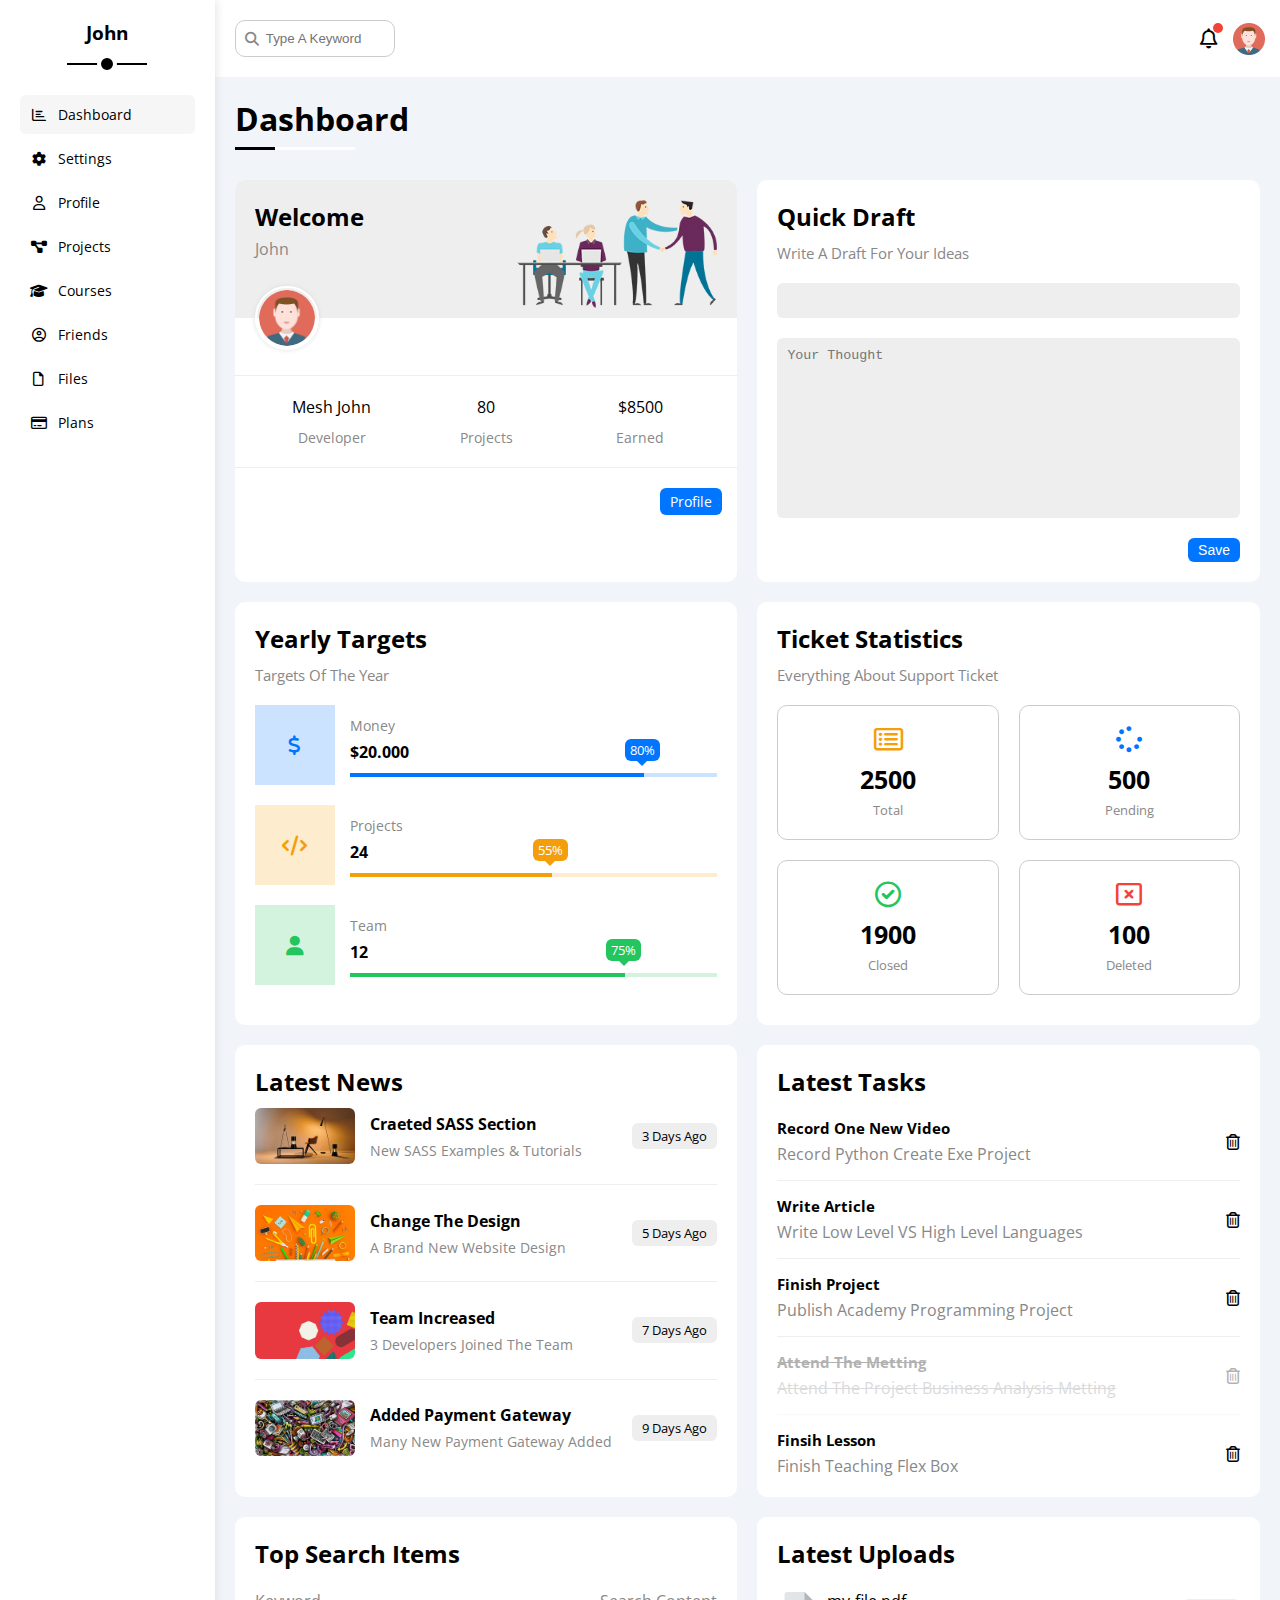
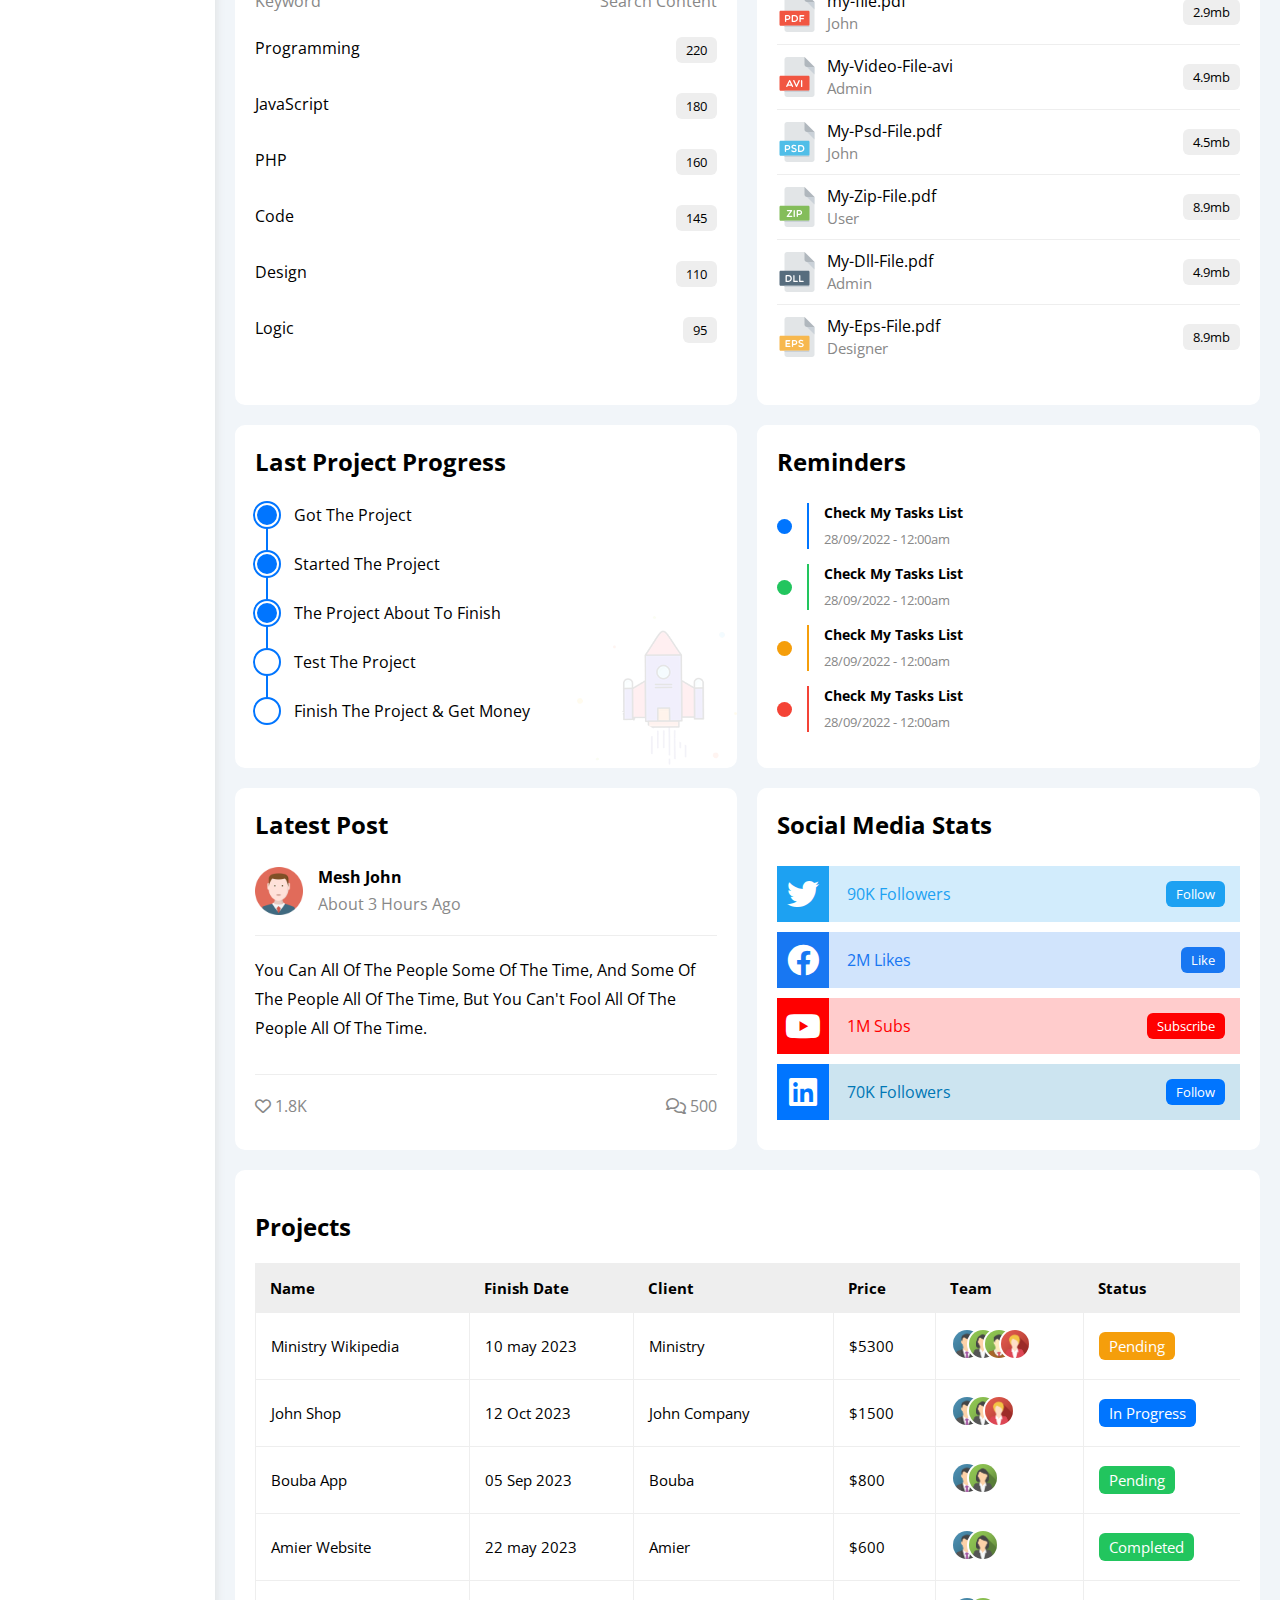
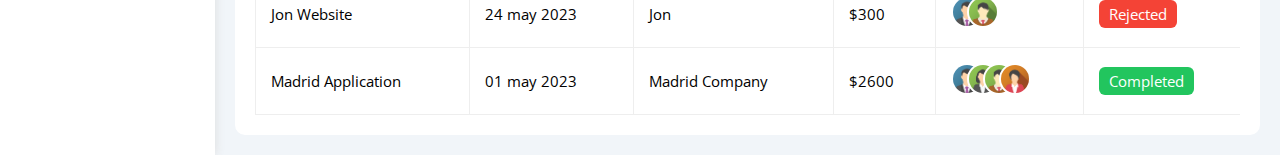
<file: index.html>
<!DOCTYPE html>
<html lang="en">
   <head>
      <meta charset="UTF-8">
      <meta http-equiv="X-UA-Compatible" content="IE=edge">
      <meta name="viewport" content="width=device-width, initial-scale=1.0">
      <link rel="stylesheet" href="css/all.min.css">
      <link rel="stylesheet" href="css/framework.css">
      <link rel="stylesheet" href="css/master.css">
      <link rel="preconnect" href="https://fonts.googleapis.com">
      <link rel="preconnect" href="https://fonts.gstatic.com" crossorigin>
      <link href="https://fonts.googleapis.com/css2?family=Cairo:wght@300;400;700&family=Jomhuria&family=Open+Sans:wght@300;400;700&family=Work+Sans:wght@200;300;400;500;600;700;800&display=swap" rel="stylesheet">
      <title>Dashboard</title>
   </head>
   <body>
      <div class="page d-flex">
         <div class="sidebar bg-white p-20 p-relative">
            <h3 class="p-relative txt-c mt-0">John</h3>
            <ul>
               <li>
                  <a class="active d-flex align-center fs-14 c-black rad-6 p-10" href="index.html">
                     <i class="fa-regular fa-chart-bar fa-fw"></i>
                     <span>Dashboard</span>
                  </a>
               </li>
               <li>
                  <a class="d-flex align-center fs-14 c-black rad-6 p-10" href="settings.html">
                     <i class="fa-solid fa-gear fa-fw"></i>
                     <span>Settings</span>
                  </a>
               </li> 
               <li>
                  <a class="d-flex align-center fs-14 c-black rad-6 p-10" href="profile.html">
                     <i class="fa-regular fa-user fa-fw"></i>
                     <span>Profile</span>
                  </a>
               </li> 
               <li>
                  <a class="d-flex align-center fs-14 c-black rad-6 p-10" href="projects.html">
                     <i class="fa-solid fa-diagram-project fa-fw"></i>
                     <span>Projects</span>
                  </a>
               </li>
               <li>
                  <a class="d-flex align-center fs-14 c-black rad-6 p-10" href="courses.html">
                     <i class="fa-solid fa-graduation-cap fa-fw"></i>
                     <span>Courses</span>
                  </a>
               </li> 
               <li>
                  <a class="d-flex align-center fs-14 c-black rad-6 p-10" href="friends.html">
                     <i class="fa-regular fa-circle-user fa-fw"></i>
                     <span>Friends</span>
                  </a>
               </li> 
               <li>
                  <a class="d-flex align-center fs-14 c-black rad-6 p-10" href="files.html">
                     <i class="fa-regular fa-file fa-fw"></i>
                     <span>Files</span>
                  </a>
               </li> 
               <li>
                  <a class="d-flex align-center fs-14 c-black rad-6 p-10" href="plans.html">
                     <i class="fa-regular fa-credit-card fa-fw"></i>
                     <span>Plans</span>
                  </a>
               </li> 
            </ul>
         </div>
         <div class="content w-full">
            <!-- Start Head -->
            <div class="head bg-white p-15 d-flex align-center between-flex">
               <div class="search p-relative">
                  <input type="search" placeholder="Type A Keyword" class="p-10">
               </div>
               <div class="icons d-flex align-center">
                  <span class="notification p-relative">
                     <i class="fa-regular fa-bell fa-lg"></i>
                  </span>
                  <img src="img/avatar.png" alt="">
               </div>
            </div>
            <!-- End Head -->
            <h1 class="p-relative">Dashboard</h1>
            <div class="wrapper d-grid gap-20">
               <!-- Start Welcome Widget -->
               <div class="welcome bg-white rad-10 txt-c-mobile block-mobile">
                  <div class="intro p-20 d-flex space-between bg-eee">
                     <div>
                        <h2 class="m-0">Welcome</h2>
                        <p class="c-gray mt-5">John</p>
                     </div>
                     <img class="hide-mobile" src="img/welcome.png" alt="">
                  </div>
                  <img src="img/avatar.png" alt="" class="avatar">
                  <div class="body txt-c d-flex p-20 mt-20 mb-20 block-mobile">
                     <div>Mesh John <span class="d-block c-gray fs-14 mt-10">Developer</span></div>
                     <div>80 <span class="d-block c-gray fs-14 mt-10">Projects</span></div>
                     <div>$8500 <span class="d-block c-gray fs-14 mt-10">Earned</span></div>
                  </div>
                  <a href="profile.html" class="visit d-block fs-14 bg-blue c-white w-fit btn-shape">Profile</a>
               </div>
               <!-- End Welcome Widget -->
               <!-- Start Quick Draft Widget -->
               <div class="quick-draft p-20 bg-white rad-10">
                  <h2 class="mt-0 mb-10">Quick Draft</h2>
                  <p class="mt-0 mb-20 c-gray fs-15">Write A Draft For Your Ideas</p>
                  <form action="">
                     <input type="text" class="d-block mb-20 rad-6 p-10 b-none bg-eee w-full" placeholder="">
                     <textarea placeholder="Your Thought" class="d-block mb-20 rad-6 p-10 b-none bg-eee w-full"></textarea>
                     <input class="save d-block fs-14 bg-blue c-white b-none w-fit btn-shape" type="submit" value="Save">
                  </form>
               </div>
               <!-- End Quick Draft Widget -->
               <!-- Start Targets -->
               <div class="targets p-20 bg-white rad-10">
                  <h2 class="mt-0 mb-10">Yearly Targets</h2>
                  <p class="mt-0 mb-20 c-gray fs-15">Targets Of The Year</p>
                  <div class="targets-row mb-20 blue align-center d-flex">
                     <div class="icon center-flex">
                        <i class="fa-solid fa-dollar-sign fa-lg c-blue"></i>
                     </div>
                     <div class="details">
                        <span class="fs-14 c-gray">Money</span>
                        <span class="d-block mt-5 mb-10 fw-bold">$20.000</span>
                        <div class="progress p-relative">
                           <span style="width: 80%" class="bg-blue blue">
                              <span class="bg-blue">80%</span>
                           </span>
                        </div>
                     </div>
                  </div>
                  <div class="targets-row mb-20 orange align-center d-flex">
                     <div class="icon center-flex">
                        <i class="fa-solid fa-code fa-lg c-orange"></i>
                     </div>
                     <div class="details">
                        <span class="fs-14 c-gray">Projects</span>
                        <span class="d-block mt-5 mb-10 fw-bold">24</span>
                        <div class="progress p-relative">
                           <span style="width: 55%" class="bg-orange orange">
                              <span class="bg-orange">55%</span>
                           </span>
                        </div>
                     </div>
                  </div>
                  <div class="targets-row mb-20 green align-center d-flex">
                     <div class="icon center-flex">
                        <i class="fa-solid fa-user fa-lg c-green"></i>
                     </div>
                     <div class="details">
                        <span class="fs-14 c-gray">Team</span>
                        <span class="d-block mt-5 mb-10 fw-bold">12</span>
                        <div class="progress p-relative">
                           <span style="width: 75%" class="bg-green green">
                              <span class="bg-green">75%</span>
                           </span>
                        </div>
                     </div>
                  </div>
               </div>
               <!-- End Targets -->
               <!-- Start Ticket Widget -->
               <div class="tickets p-20 bg-white rad-10">
                  <h2 class="mt-0 mb-10">Ticket Statistics</h2>
                  <p class="mt-0 mb-20 c-gray fs-15">Everything About Support Ticket</p>
                  <div class="d-flex txt-c gap-20 f-wrap">
                     <div class="box p-20 rad-10 fs-13 c-gray">
                        <i class="fa-regular fa-rectangle-list fa-2x mb-10 c-orange"></i>
                        <span class="d-block c-black fw-bold fs-25 mb-5">2500</span>
                        Total
                     </div>
                     <div class="box p-20 rad-10 fs-13 c-gray">
                        <i class="fa-solid fa-spinner fa-2x mb-10 c-blue"></i>
                        <span class="d-block c-black fw-bold fs-25 mb-5">500</span>
                        Pending
                     </div>
                     <div class="box p-20 rad-10 fs-13 c-gray">
                        <i class="fa-regular fa-circle-check fa-2x mb-10 c-green"></i>
                        <span class="d-block c-black fw-bold fs-25 mb-5">1900</span>
                        Closed
                     </div>
                     <div class="box p-20 rad-10 fs-13 c-gray">
                        <i class="fa-regular fa-rectangle-xmark fa-2x mb-10 c-red"></i>
                        <span class="d-block c-black fw-bold fs-25 mb-5">100</span>
                        Deleted
                     </div>
                  </div>
               </div>
               <!-- End Ticket Widget -->
               <!-- Start Latest News -->
               <div class="latest-news p-20 bg-white rad-10 txt-c-mobile">
                  <h2 class="mt-0 mb-10">Latest News</h2>
                  <div class="news-row d-flex align-center">
                     <img src="img/news-01.png" alt="">
                     <div class="info">
                        <h3>Craeted SASS Section</h3>
                        <p class="m-0 fs-14 c-gray">New SASS Examples & Tutorials</p>
                     </div>
                     <div class="btn-shape bg-eee fs-13 label">3 Days Ago</div>
                  </div>
                  <div class="news-row d-flex align-center">
                     <img src="img/news-02.png" alt="">
                     <div class="info">
                        <h3>Change The Design</h3>
                        <p class="m-0 fs-14 c-gray">A Brand New Website Design</p>
                     </div>
                     <div class="btn-shape bg-eee fs-13 label">5 Days Ago</div>
                  </div>
                  <div class="news-row d-flex align-center">
                     <img src="img/news-03.png" alt="">
                     <div class="info">
                        <h3>Team Increased</h3>
                        <p class="m-0 fs-14 c-gray">3 Developers Joined The Team</p>
                     </div>
                     <div class="btn-shape bg-eee fs-13 label">7 Days Ago</div>
                  </div>
                  <div class="news-row d-flex align-center">
                     <img src="img/news-04.png" alt="">
                     <div class="info">
                        <h3>Added Payment Gateway</h3>
                        <p class="m-0 fs-14 c-gray">Many New Payment Gateway Added</p>
                     </div>
                     <div class="btn-shape bg-eee fs-13 label">9 Days Ago</div>
                  </div>
               </div>
               <!-- End Latest News -->
               <!-- Start Tasks -->
               <div class="tasks p-20 bg-white rad-10">
                  <h2 class="mt-0 mb-20">Latest Tasks</h2>
                  <div class="task-row between-flex">
                     <div class="info">
                        <h3 class="mt-0 mb-5 fs-15">Record One New Video</h3>
                        <p class="m-0 c-gray">Record Python Create Exe Project</p>
                     </div>
                     <i class="fa-regular fa-trash-can delete"></i>
                  </div>
                  <div class="task-row between-flex">
                     <div class="info">
                        <h3 class="mt-0 mb-5 fs-15">Write Article</h3>
                        <p class="m-0 c-gray">Write Low Level VS High Level Languages</p>
                     </div>
                     <i class="fa-regular fa-trash-can delete"></i>
                  </div>
                  <div class="task-row between-flex">
                     <div class="info">
                        <h3 class="mt-0 mb-5 fs-15">Finish Project</h3>
                        <p class="m-0 c-gray">Publish Academy Programming Project</p>
                     </div>
                     <i class="fa-regular fa-trash-can delete"></i>
                  </div>
                  <div class="task-row between-flex done">
                     <div class="info">
                        <h3 class="mt-0 mb-5 fs-15">Attend The Metting</h3>
                        <p class="m-0 c-gray">Attend The Project Business Analysis Metting</p>
                     </div>
                     <i class="fa-regular fa-trash-can delete"></i>
                  </div>
                  <div class="task-row between-flex">
                     <div class="info">
                        <h3 class="mt-0 mb-5 fs-15">Finsih Lesson</h3>
                        <p class="m-0 c-gray">Finish Teaching Flex Box</p>
                     </div>
                     <i class="fa-regular fa-trash-can delete"></i>
                  </div>
               </div>
               <!-- End Tasks -->
               <!-- Start Top Search Word Widget -->
               <div class="search-items p-20 bg-white rad-10">
                  <h2 class="mt-0 mb-20">Top Search Items</h2>
                  <div class="items-head d-flex space-between c-gray mb-10">
                     <div>Keyword</div>
                     <div>Search Content</div>
                  </div>
                  <div class="items d-flex space-between pt-15 pb-15">
                     <span>Programming</span>
                     <span class="bg-eee fs-13 btn-shape">220</span>
                  </div>
                  <div class="items d-flex space-between pt-15 pb-15">
                     <span>JavaScript</span>
                     <span class="bg-eee fs-13 btn-shape">180</span>
                  </div>
                  <div class="items d-flex space-between pt-15 pb-15">
                     <span>PHP</span>
                     <span class="bg-eee fs-13 btn-shape">160</span>
                  </div>
                  <div class="items d-flex space-between pt-15 pb-15">
                     <span>Code</span>
                     <span class="bg-eee fs-13 btn-shape">145</span>
                  </div>
                  <div class="items d-flex space-between pt-15 pb-15">
                     <span>Design</span>
                     <span class="bg-eee fs-13 btn-shape">110</span>
                  </div>
                  <div class="items d-flex space-between pt-15 pb-15">
                     <span>Logic</span>
                     <span class="bg-eee fs-13 btn-shape">95</span>
                  </div>
               </div>
               <!-- End Top Search Word Widget -->
               <!-- Start Latest Upload -->
               <div class="latest-upload bg-white p-20 rad-10">
                  <h2 class="mt-0 mb-20">Latest Uploads</h2>
                  <ul>
                     <li class="between-flex pb-10 mb-10">
                        <div class="d-flex align-center"> 
                           <img src="img/pdf.svg" class="mr-10" alt="">
                           <div>
                              <span class="d-block">my-file.pdf</span>
                              <span class="fs-15 c-gray">John</span>
                           </div>
                        </div>
                        <div class="bg-eee btn-shape fs-13">2.9mb</div>
                     </li>
                     <li class="between-flex pb-10 mb-10">
                        <div class="d-flex align-center"> 
                           <img src="img/avi.svg" class="mr-10" alt="">
                           <div>
                              <span class="d-block">My-Video-File-avi</span>
                              <span class="fs-15 c-gray">Admin</span>
                           </div>
                        </div>
                        <div class="bg-eee btn-shape fs-13">4.9mb</div>
                     </li>
                     <li class="between-flex pb-10 mb-10">
                        <div class="d-flex align-center"> 
                           <img src="img/psd.svg" class="mr-10" alt="">
                           <div>
                              <span class="d-block">My-Psd-File.pdf</span>
                              <span class="fs-15 c-gray">John</span>
                           </div>
                        </div>
                        <div class="bg-eee btn-shape fs-13">4.5mb</div>
                     </li>
                     <li class="between-flex pb-10 mb-10">
                        <div class="d-flex align-center"> 
                           <img src="img/zip.svg" class="mr-10" alt="">
                           <div>
                              <span class="d-block">My-Zip-File.pdf</span>
                              <span class="fs-15 c-gray">User</span>
                           </div>
                        </div>
                        <div class="bg-eee btn-shape fs-13">8.9mb</div>
                     </li>
                     <li class="between-flex pb-10 mb-10">
                        <div class="d-flex align-center"> 
                           <img src="img/dll.svg" class="mr-10" alt="">
                           <div>
                              <span class="d-block">My-Dll-File.pdf</span>
                              <span class="fs-15 c-gray">Admin</span>
                           </div>
                        </div>
                        <div class="bg-eee btn-shape fs-13">4.9mb</div>
                     </li>
                     <li class="between-flex pb-10 mb-10">
                        <div class="d-flex align-center"> 
                           <img src="img/eps.svg" class="mr-10" alt="">
                           <div>
                              <span class="d-block">My-Eps-File.pdf</span>
                              <span class="fs-15 c-gray">Designer</span>
                           </div>
                        </div>
                        <div class="bg-eee btn-shape fs-13">8.9mb</div>
                     </li>
                  </ul>
               </div>
               <!-- End Latest Upload -->
               <!-- Start Latest Project Progress Widget -->
               <div class="last-project p-20 bg-white p-relative rad-10">
                  <h2 class="mt-0 mb-20">Last Project Progress</h2>
                  <ul class="m-0 p-relative">
                     <li class="mt-25 d-flex align-center done">Got The Project</li>
                     <li class="mt-25 d-flex align-center done">Started The Project</li>
                     <li class="mt-25 d-flex align-center done">The Project About To Finish</li>
                     <li class="mt-25 d-flex align-center current">Test The Project</li>
                     <li class="mt-25 d-flex align-center">Finish The Project & Get Money</li>
                  </ul>
                  <img class="launch-icon hide-mobile" src="img/project.png" alt="">
               </div>
               <!-- End Latest Project Progress Widget -->
               <!-- Start Reminders Widget -->
               <div class="reminders p-20 bg-white rad-10">
                  <h2 class="mt-0 mb-25">Reminders</h2>
                  <ul>
                     <li class="d-flex align-center mt-15">
                        <span class="key bg-blue mr-15 d-block rad-half"></span>
                        <div class="pl-15 blue">
                           <p class="fs-14 fw-bold mt-0 mb-5">Check My Tasks List</p>
                           <span class="fs-13 c-gray">28/09/2022 - 12:00am</span>
                        </div>
                     </li>
                     <li class="d-flex align-center mt-15">
                        <span class="key bg-green mr-15 d-block rad-half"></span>
                        <div class="pl-15 green">
                           <p class="fs-14 fw-bold mt-0 mb-5">Check My Tasks List</p>
                           <span class="fs-13 c-gray">28/09/2022 - 12:00am</span>
                        </div>
                     </li>
                     <li class="d-flex align-center mt-15">
                        <span class="key bg-orange mr-15 d-block rad-half"></span>
                        <div class="pl-15 orange">
                           <p class="fs-14 fw-bold mt-0 mb-5">Check My Tasks List</p>
                           <span class="fs-13 c-gray">28/09/2022 - 12:00am</span>
                        </div>
                     </li>
                     <li class="d-flex align-center mt-15">
                        <span class="key bg-red mr-15 d-block rad-half"></span>
                        <div class="pl-15 red">
                           <p class="fs-14 fw-bold mt-0 mb-5">Check My Tasks List</p>
                           <span class="fs-13 c-gray">28/09/2022 - 12:00am</span>
                        </div>
                     </li>
                  </ul>
               </div>
               <!-- End Reminders Widget -->
               <!-- Start Latest Post -->
               <div class="latest-post p-20 bg-white rad-10">
                  <h2 class="mt-0 mb-25">Latest Post</h2>
                  <div class="top d-flex align-center">
                     <img src="img/avatar.png" alt="" class="avatar mr-15">
                     <div class="info">
                        <span class="d-block mb-5 fw-bold">Mesh John</span>
                        <span class="c-gray">About 3 Hours Ago</span>
                     </div>
                  </div>
                  <div class="post-content txt-c-mobile pt-20 pb-20 mt-20 mb-20">
                     You can all of the people some of the time, and some of the people all of the time, but you can't
                     fool all of the people all of the time.
                  </div>
                  <div class="post-stats between-flex c-gray">
                     <div>
                        <i class="fa-regular fa-heart"></i>
                        <span>1.8K</span>
                     </div>
                     <div>
                        <i class="fa-regular fa-comments"></i>
                        <span>500</span>
                     </div>
                  </div>
               </div>
               <!-- End Latest Post -->
               <!-- Start Social Media Stats Widget -->
               <div class="social-media p-20 bg-white rad-10 p-relative">
                  <h2 class="mt-0 mb-25">Social Media Stats</h2>
                  <div class="box twitter p-15 p-relative mb-10 between-flex">
                     <i class="fa-brands fa-twitter fa-2x c-white h-full center-flex"></i>
                     <span>90K Followers</span>
                     <a href="#" class="fs-13 c-white btn-shape">Follow</a>
                  </div>
                  <div class="box facebook p-15 p-relative mb-10 between-flex">
                     <i class="fa-brands fa-facebook fa-2x c-white h-full center-flex"></i>
                     <span>2M Likes</span>
                     <a href="#" class="fs-13 c-white btn-shape">Like</a>
                  </div>
                  <div class="box youtube p-15 p-relative mb-10 between-flex">
                     <i class="fa-brands fa-youtube fa-2x c-white h-full center-flex"></i>
                     <span>1M Subs</span>
                     <a href="#" class="fs-13 c-white btn-shape">Subscribe</a>
                  </div>
                  <div class="box linkedin p-15 p-relative mb-10 between-flex">
                     <i class="fa-brands fa-linkedin fa-2x c-white h-full center-flex"></i>
                     <span>70K Followers</span>
                     <a href="#" class="fs-13 c-white btn-shape">Follow</a>
                  </div>
               </div>
               <!-- End Social Media Stats Widget -->
            </div>
            <!-- Start Projects Table -->
            <div class="projects p-20 bg-white rad-10 m-20">
               <h2 class="mt-0 mt-20">Projects</h2>
               <div class="responsive-table">
                  <table class="fs-15 w-full">
                     <thead>
                        <tr>
                           <td>Name</td>
                           <td>Finish Date</td>
                           <td>Client</td>
                           <td>Price</td>
                           <td>Team</td>
                           <td>Status</td>
                        </tr>
                     </thead>
                     <tbody>
                        <tr>
                           <td>Ministry Wikipedia</td>
                           <td>10 may 2023</td>
                           <td>Ministry</td>
                           <td>$5300</td>
                           <td>
                              <img src="img/team-01.png" alt="">
                              <img src="img/team-02.png" alt="">
                              <img src="img/team-03.png" alt="">
                              <img src="img/team-05.png" alt="">
                           </td>
                           <td>
                              <span class="label bg-orange c-white btn-shape">Pending</span>
                           </td>
                        </tr>
                        <tr>
                           <td>John Shop</td>
                           <td>12 Oct 2023</td>
                           <td>John Company</td>
                           <td>$1500</td>
                           <td>
                              <img src="img/team-01.png" alt="">
                              <img src="img/team-02.png" alt="">
                              <img src="img/team-05.png" alt="">
                           </td>
                           <td>
                              <span class="label bg-blue btn-shape c-white">In Progress</span>
                           </td>
                        </tr>
                        <tr>
                           <td>Bouba App</td>
                           <td>05 Sep 2023</td>
                           <td>Bouba</td>
                           <td>$800</td>
                           <td>
                              <img src="img/team-01.png" alt="">
                              <img src="img/team-02.png" alt="">
                           </td>
                           <td>
                              <span class="label bg-green c-white btn-shape">Pending</span>
                           </td>
                        </tr>
                        <tr>
                           <td>Amier Website</td>
                           <td>22 may 2023</td>
                           <td>Amier</td>
                           <td>$600</td>
                           <td>
                              <img src="img/team-01.png" alt="">
                              <img src="img/team-02.png" alt="">
                           </td>
                           <td>
                              <span class="label btn-shape bg-green c-white">Completed</span>
                           </td>
                        </tr>
                        <tr>
                           <td>Jon Website</td>
                           <td>24 may 2023</td>
                           <td>Jon</td>
                           <td>$300</td>
                           <td>
                              <img src="img/team-01.png" alt="">
                              <img src="img/team-03.png" alt="">
                           </td>
                           <td>
                              <span class="label btn-shape bg-red c-white">Rejected</span>
                           </td>
                        </tr>
                        <tr>
                           <td>Madrid Application</td>
                           <td>01 may 2023</td>
                           <td>Madrid  Company</td>
                           <td>$2600</td>
                           <td>
                              <img src="img/team-01.png" alt="">
                              <img src="img/team-02.png" alt="">
                              <img src="img/team-03.png" alt="">
                              <img src="img/team-04.png" alt="">
                           </td>
                           <td>
                              <span class="label bg-green btn-shape c-white">Completed</span>
                           </td>
                        </tr>
                     </tbody>
                  </table>
               </div>
            </div>
            <!-- End Prijects Table -->
         </div>
      </div>
   </body>
</html>
</file>
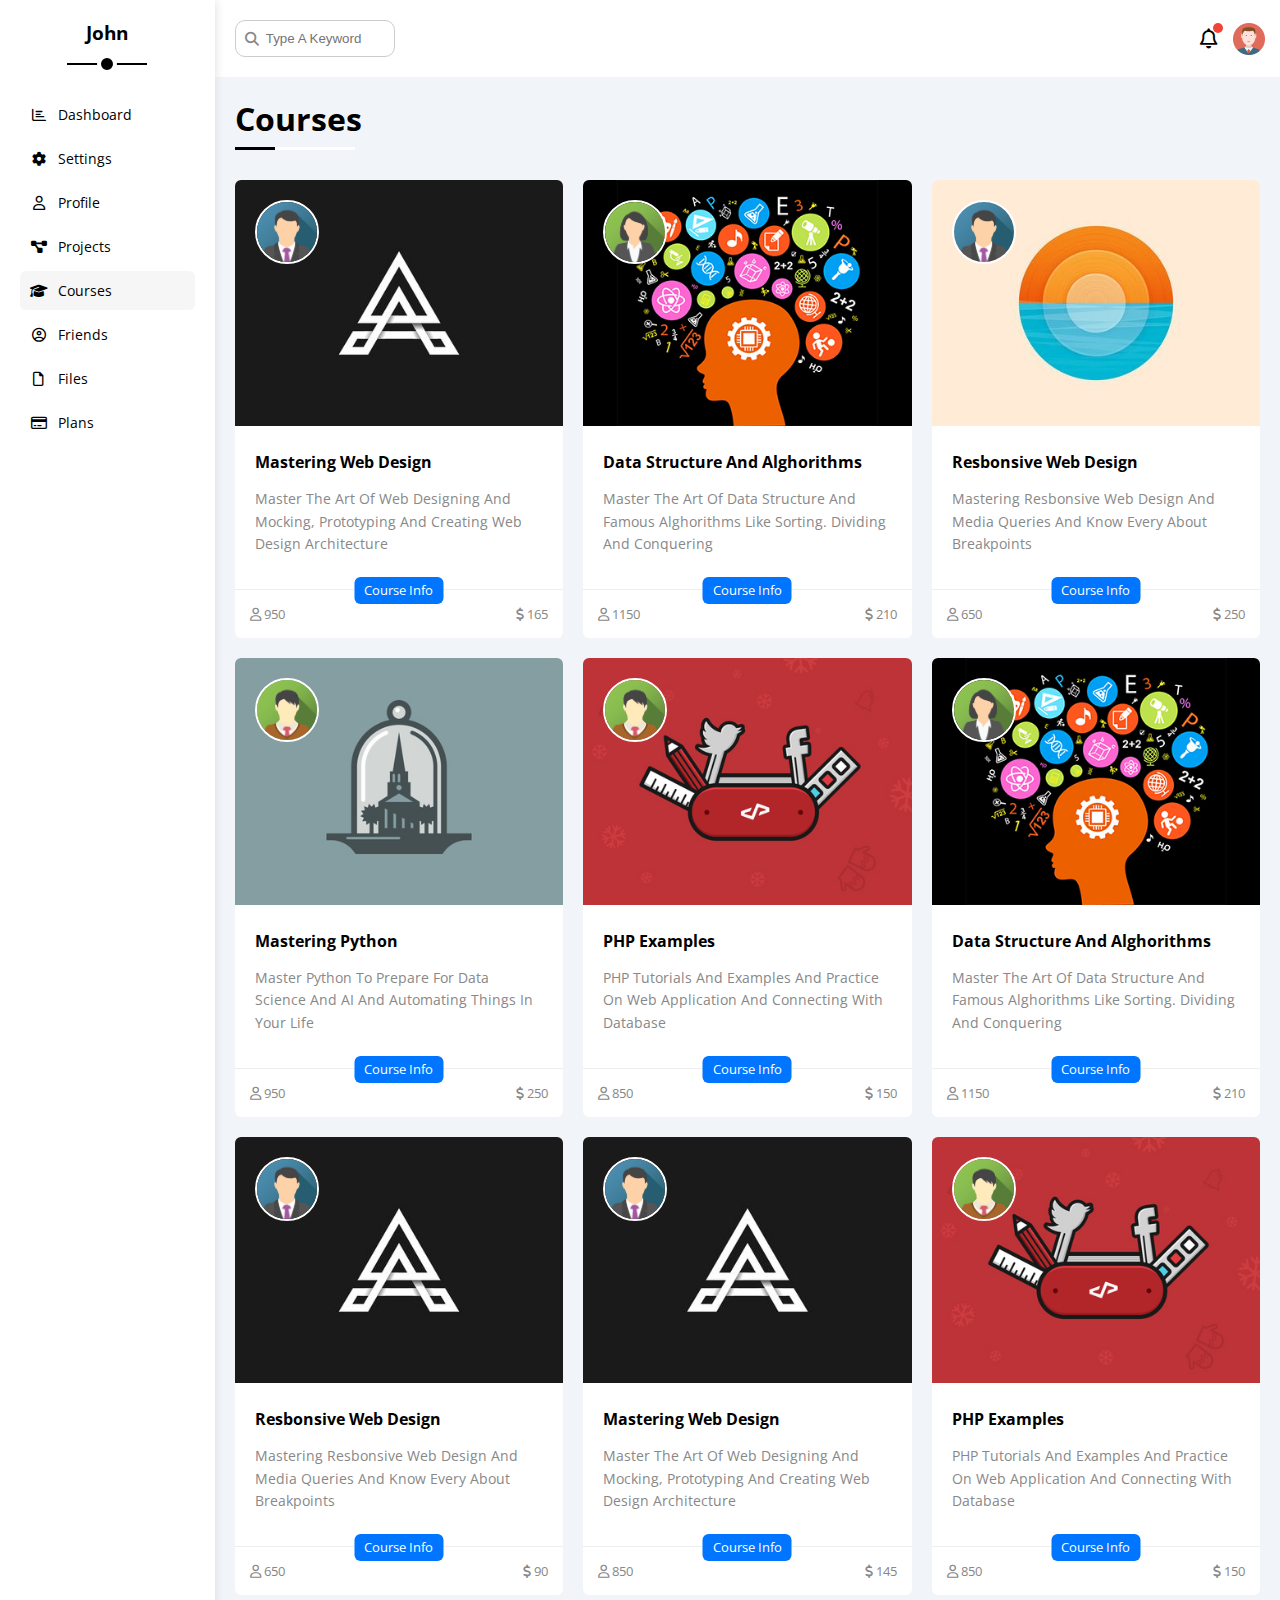
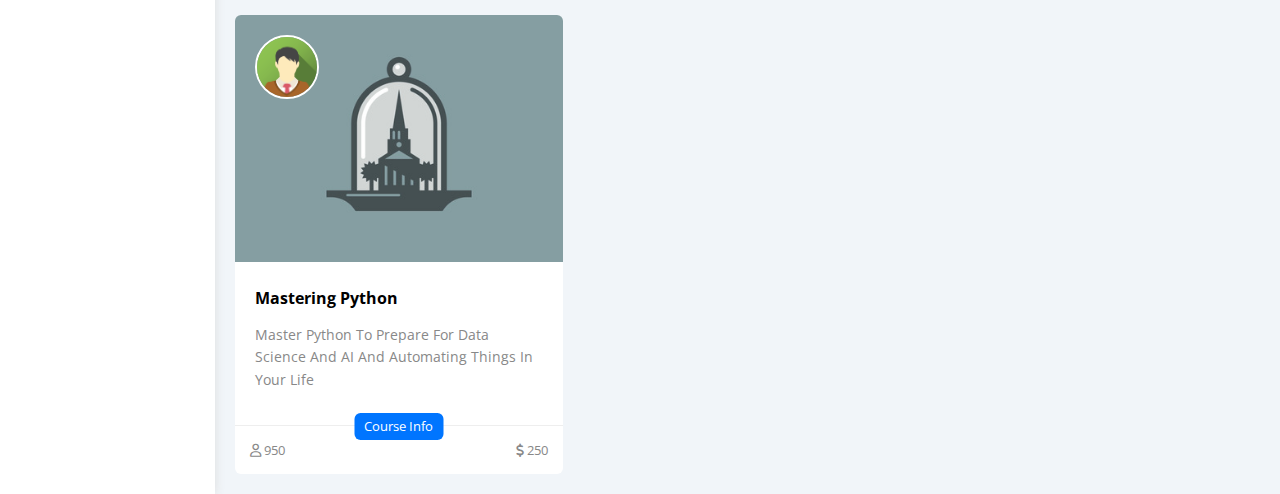
<file: courses.html>
<!DOCTYPE html>
<html lang="en">
   <head>
      <meta charset="UTF-8">
      <meta http-equiv="X-UA-Compatible" content="IE=edge">
      <meta name="viewport" content="width=device-width, initial-scale=1.0">
      <link rel="stylesheet" href="css/all.min.css">
      <link rel="stylesheet" href="css/framework.css">
      <link rel="stylesheet" href="css/master.css">
      <link rel="preconnect" href="https://fonts.googleapis.com">
      <link rel="preconnect" href="https://fonts.gstatic.com" crossorigin>
      <link href="https://fonts.googleapis.com/css2?family=Cairo:wght@300;400;700&family=Jomhuria&family=Open+Sans:wght@300;400;700&family=Work+Sans:wght@200;300;400;500;600;700;800&display=swap" rel="stylesheet">
      <title>Courses</title>
   </head>
   <body>
      <div class="page d-flex">
         <div class="sidebar bg-white p-20 p-relative">
            <h3 class="p-relative txt-c mt-0">John</h3>
            <ul>
               <li>
                  <a class="d-flex align-center fs-14 c-black rad-6 p-10" href="index.html">
                     <i class="fa-regular fa-chart-bar fa-fw"></i>
                     <span>Dashboard</span>
                  </a>
               </li>
               <li>
                  <a class="d-flex align-center fs-14 c-black rad-6 p-10" href="settings.html">
                     <i class="fa-solid fa-gear fa-fw"></i>
                     <span>Settings</span>
                  </a>
               </li> 
               <li>
                  <a class="d-flex align-center fs-14 c-black rad-6 p-10" href="profile.html">
                     <i class="fa-regular fa-user fa-fw"></i>
                     <span>Profile</span>
                  </a>
               </li> 
               <li>
                  <a class="d-flex align-center fs-14 c-black rad-6 p-10" href="projects.html">
                     <i class="fa-solid fa-diagram-project fa-fw"></i>
                     <span>Projects</span>
                  </a>
               </li>
               <li>
                  <a class="active d-flex align-center fs-14 c-black rad-6 p-10" href="courses.html">
                     <i class="fa-solid fa-graduation-cap fa-fw"></i>
                     <span>Courses</span>
                  </a>
               </li> 
               <li>
                  <a class="d-flex align-center fs-14 c-black rad-6 p-10" href="friends.html">
                     <i class="fa-regular fa-circle-user fa-fw"></i>
                     <span>Friends</span>
                  </a>
               </li> 
               <li>
                  <a class="d-flex align-center fs-14 c-black rad-6 p-10" href="files.html">
                     <i class="fa-regular fa-file fa-fw"></i>
                     <span>Files</span>
                  </a>
               </li> 
               <li>
                  <a class="d-flex align-center fs-14 c-black rad-6 p-10" href="plans.html">
                     <i class="fa-regular fa-credit-card fa-fw"></i>
                     <span>Plans</span>
                  </a>
               </li> 
            </ul>
         </div>
         <div class="content w-full">
            <!-- Start Head -->
            <div class="head bg-white p-15 d-flex align-center between-flex">
               <div class="search p-relative">
                  <input type="search" placeholder="Type A Keyword" class="p-10">
               </div>
               <div class="icons d-flex align-center">
                  <span class="notification p-relative">
                     <i class="fa-regular fa-bell fa-lg"></i>
                  </span>
                  <img src="img/avatar.png" alt="">
               </div>
            </div>
            <!-- End Head -->
            <h1 class="p-relative">Courses</h1>
            <div class="courses-page d-grid m-20 gap-20">
               <div class="course bg-white rad-6 p-relative">
                  <img src="img/course-01.jpg" class="cover" alt="">
                  <img class="instructor" src="img/team-01.png" alt="">
                  <div class="p-20">
                     <h4 class="m-0">Mastering Web Design</h4>
                     <p class="description c-gray mt-15 fs-14">
                        Master The Art Of Web Designing And Mocking, Prototyping And Creating Web Design Architecture
                     </p>
                  </div>
                  <div class="info p-15 p-relative between-flex">
                     <span class="title bg-blue btn-shape c-white">Course Info</span>
                     <span class="c-gray">
                        <i class="fa-regular fa-user"></i>
                        950
                     </span>
                     <span class="c-gray">
                        <i class="fa-solid fa-dollar-sign"></i>
                        165
                     </span>
                  </div>
               </div>
               <div class="course bg-white rad-6 p-relative">
                  <img src="img/course-02.jpg" class="cover" alt="">
                  <img class="instructor" src="img/team-02.png" alt="">
                  <div class="p-20">
                     <h4 class="m-0">Data Structure And Alghorithms</h4>
                     <p class="description c-gray mt-15 fs-14">
                        Master The Art Of Data Structure And Famous Alghorithms Like Sorting. Dividing And Conquering
                     </p>
                  </div>
                  <div class="info p-15 p-relative between-flex">
                     <span class="title bg-blue btn-shape c-white">Course Info</span>
                     <span class="c-gray">
                        <i class="fa-regular fa-user"></i>
                        1150
                     </span>
                     <span class="c-gray">
                        <i class="fa-solid fa-dollar-sign"></i>
                        210
                     </span>
                  </div>
               </div>
               <div class="course bg-white rad-6 p-relative">
                  <img src="img/course-03.jpg" class="cover" alt="">
                  <img class="instructor" src="img/team-01.png" alt="">
                  <div class="p-20">
                     <h4 class="m-0">Resbonsive Web Design</h4>
                     <p class="description c-gray mt-15 fs-14">
                        Mastering Resbonsive Web Design And Media Queries And Know Every About Breakpoints
                     </p>
                  </div>
                  <div class="info p-15 p-relative between-flex">
                     <span class="title bg-blue btn-shape c-white">Course Info</span>
                     <span class="c-gray">
                        <i class="fa-regular fa-user"></i>
                        650
                     </span>
                     <span class="c-gray">
                        <i class="fa-solid fa-dollar-sign"></i>
                        250
                     </span>
                  </div>
               </div>
               <div class="course bg-white rad-6 p-relative">
                  <img src="img/course-04.jpg" class="cover" alt="">
                  <img class="instructor" src="img/team-03.png" alt="">
                  <div class="p-20">
                     <h4 class="m-0">Mastering Python</h4>
                     <p class="description c-gray mt-15 fs-14">
                        Master Python To Prepare For Data Science And AI And Automating Things In Your Life
                     </p>
                  </div>
                  <div class="info p-15 p-relative between-flex">
                     <span class="title bg-blue btn-shape c-white">Course Info</span>
                     <span class="c-gray">
                        <i class="fa-regular fa-user"></i>
                        950
                     </span>
                     <span class="c-gray">
                        <i class="fa-solid fa-dollar-sign"></i>
                        250
                     </span>
                  </div>
               </div>
               <div class="course bg-white rad-6 p-relative">
                  <img src="img/course-05.jpg" class="cover" alt="">
                  <img class="instructor" src="img/team-03.png" alt="">
                  <div class="p-20">
                     <h4 class="m-0">PHP Examples</h4>
                     <p class="description c-gray mt-15 fs-14">
                        PHP Tutorials And Examples And Practice On Web Application And Connecting With Database
                     </p>
                  </div>
                  <div class="info p-15 p-relative between-flex">
                     <span class="title bg-blue btn-shape c-white">Course Info</span>
                     <span class="c-gray">
                        <i class="fa-regular fa-user"></i>
                        850
                     </span>
                     <span class="c-gray">
                        <i class="fa-solid fa-dollar-sign"></i>
                        150
                     </span>
                  </div>
               </div>
               <div class="course bg-white rad-6 p-relative">
                  <img src="img/course-02.jpg" class="cover" alt="">
                  <img class="instructor" src="img/team-02.png" alt="">
                  <div class="p-20">
                     <h4 class="m-0">Data Structure And Alghorithms</h4>
                     <p class="description c-gray mt-15 fs-14">
                        Master The Art Of Data Structure And Famous Alghorithms Like Sorting. Dividing And Conquering
                     </p>
                  </div>
                  <div class="info p-15 p-relative between-flex">
                     <span class="title bg-blue btn-shape c-white">Course Info</span>
                     <span class="c-gray">
                        <i class="fa-regular fa-user"></i>
                        1150
                     </span>
                     <span class="c-gray">
                        <i class="fa-solid fa-dollar-sign"></i>
                        210
                     </span>
                  </div>
               </div>
               <div class="course bg-white rad-6 p-relative">
                  <img src="img/course-01.jpg" class="cover" alt="">
                  <img class="instructor" src="img/team-01.png" alt="">
                  <div class="p-20">
                     <h4 class="m-0">Resbonsive Web Design</h4>
                     <p class="description c-gray mt-15 fs-14">
                        Mastering Resbonsive Web Design And Media Queries And Know Every About Breakpoints
                     </p>
                  </div>
                  <div class="info p-15 p-relative between-flex">
                     <span class="title bg-blue btn-shape c-white">Course Info</span>
                     <span class="c-gray">
                        <i class="fa-regular fa-user"></i>
                        650
                     </span>
                     <span class="c-gray">
                        <i class="fa-solid fa-dollar-sign"></i>
                        90
                     </span>
                  </div>
               </div>
               <div class="course bg-white rad-6 p-relative">
                  <img src="img/course-01.jpg" class="cover" alt="">
                  <img class="instructor" src="img/team-01.png" alt="">
                  <div class="p-20">
                     <h4 class="m-0">Mastering Web Design</h4>
                     <p class="description c-gray mt-15 fs-14">
                        Master The Art Of Web Designing And Mocking, Prototyping And Creating Web Design Architecture
                     </p>
                  </div>
                  <div class="info p-15 p-relative between-flex">
                     <span class="title bg-blue btn-shape c-white">Course Info</span>
                     <span class="c-gray">
                        <i class="fa-regular fa-user"></i>
                        850
                     </span>
                     <span class="c-gray">
                        <i class="fa-solid fa-dollar-sign"></i>
                        145
                     </span>
                  </div>
               </div>
               <div class="course bg-white rad-6 p-relative">
                  <img src="img/course-05.jpg" class="cover" alt="">
                  <img class="instructor" src="img/team-03.png" alt="">
                  <div class="p-20">
                     <h4 class="m-0">PHP Examples</h4>
                     <p class="description c-gray mt-15 fs-14">
                        PHP Tutorials And Examples And Practice On Web Application And Connecting With Database
                     </p>
                  </div>
                  <div class="info p-15 p-relative between-flex">
                     <span class="title bg-blue btn-shape c-white">Course Info</span>
                     <span class="c-gray">
                        <i class="fa-regular fa-user"></i>
                        850
                     </span>
                     <span class="c-gray">
                        <i class="fa-solid fa-dollar-sign"></i>
                        150
                     </span>
                  </div>
               </div>
               <div class="course bg-white rad-6 p-relative">
                  <img src="img/course-04.jpg" class="cover" alt="">
                  <img class="instructor" src="img/team-03.png" alt="">
                  <div class="p-20">
                     <h4 class="m-0">Mastering Python</h4>
                     <p class="description c-gray mt-15 fs-14">
                        Master Python To Prepare For Data Science And AI And Automating Things In Your Life
                     </p>
                  </div>
                  <div class="info p-15 p-relative between-flex">
                     <span class="title bg-blue btn-shape c-white">Course Info</span>
                     <span class="c-gray">
                        <i class="fa-regular fa-user"></i>
                        950
                     </span>
                     <span class="c-gray">
                        <i class="fa-solid fa-dollar-sign"></i>
                        250
                     </span>
                  </div>
               </div>
            </div>
         </div>
      </div>
   </body>
</html>
</file>
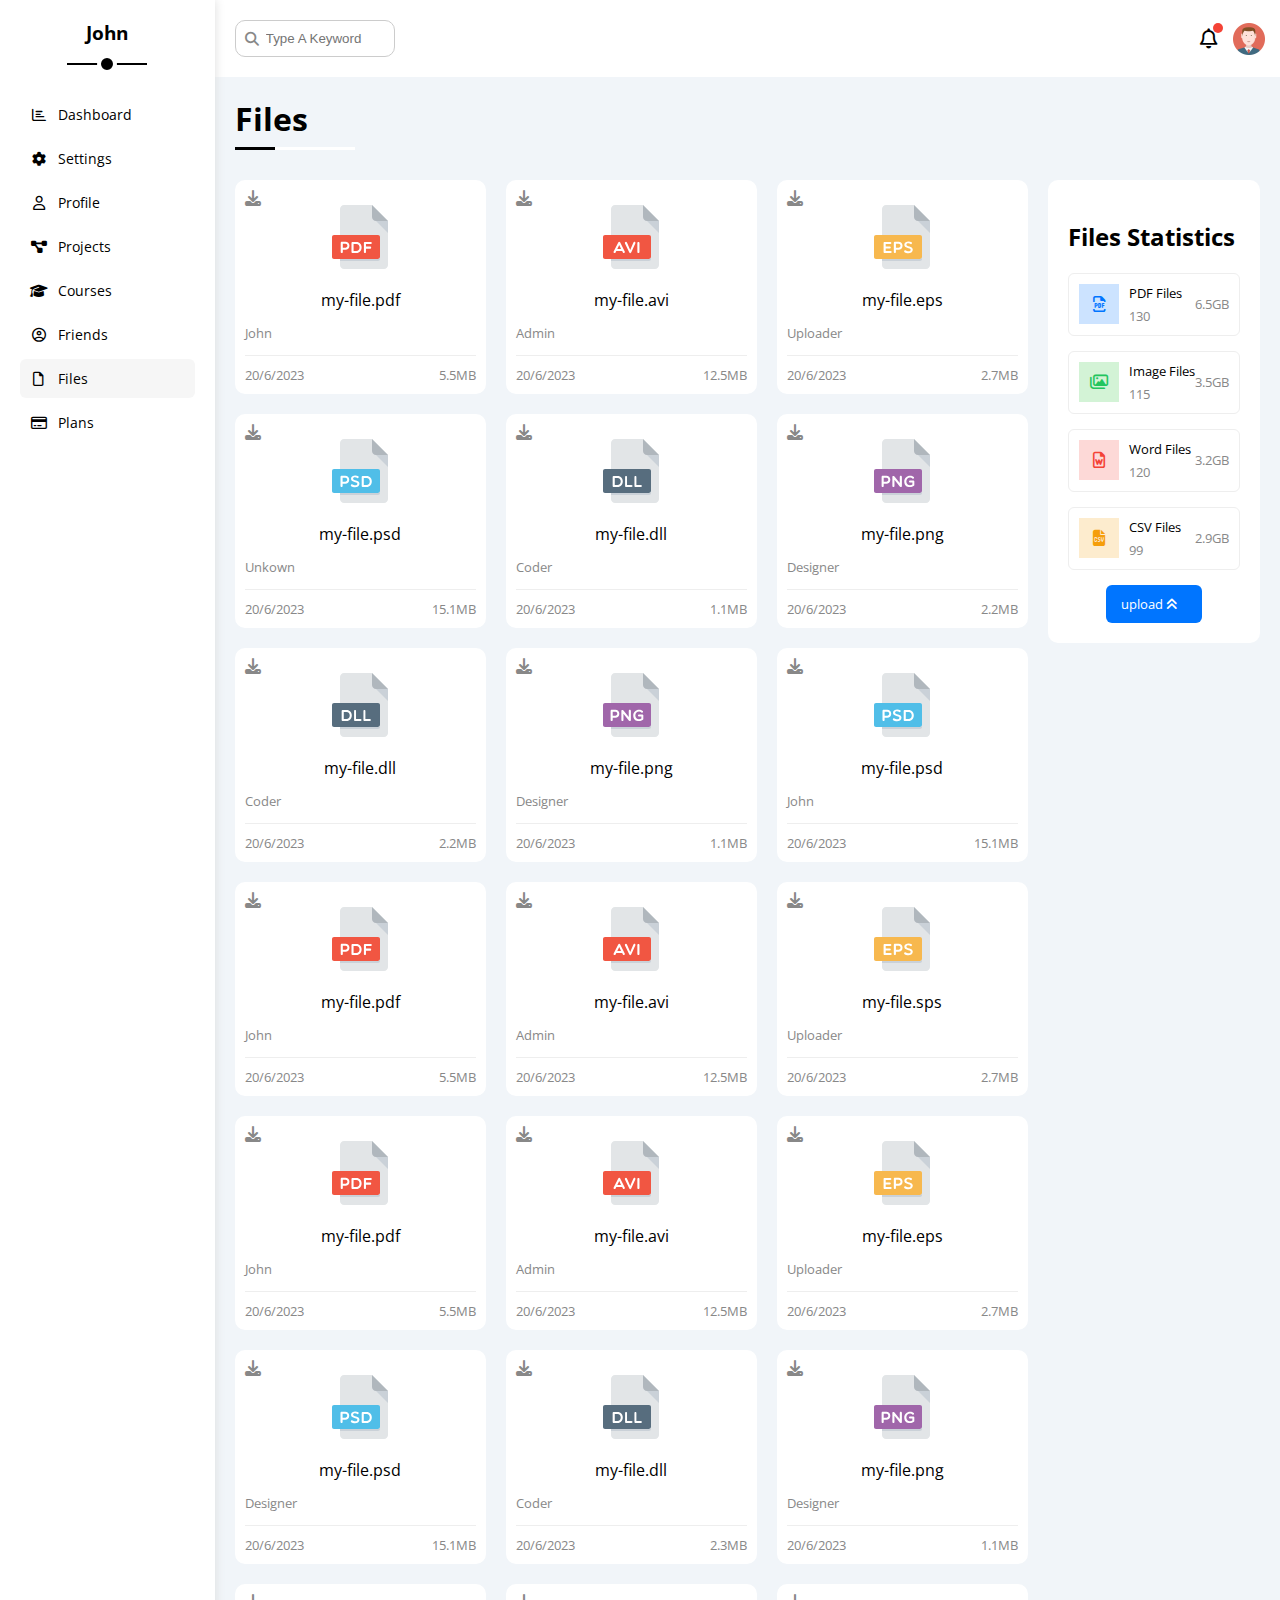
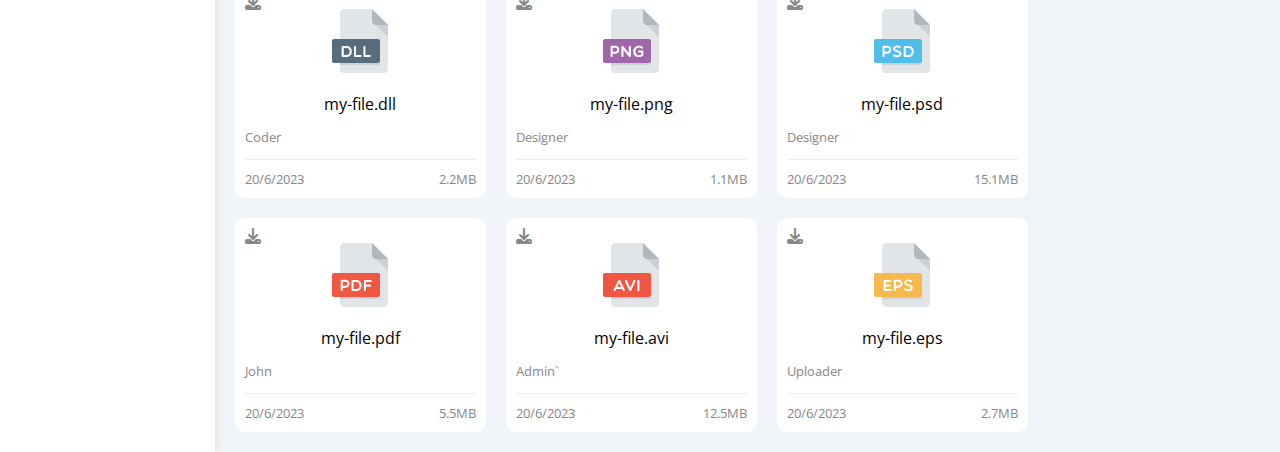
<file: files.html>
<!DOCTYPE html>
<html lang="en">
   <head>
      <meta charset="UTF-8">
      <meta http-equiv="X-UA-Compatible" content="IE=edge">
      <meta name="viewport" content="width=device-width, initial-scale=1.0">
      <link rel="stylesheet" href="css/all.min.css">
      <link rel="stylesheet" href="css/framework.css">
      <link rel="stylesheet" href="css/master.css">
      <link rel="preconnect" href="https://fonts.googleapis.com">
      <link rel="preconnect" href="https://fonts.gstatic.com" crossorigin>
      <link href="https://fonts.googleapis.com/css2?family=Cairo:wght@300;400;700&family=Jomhuria&family=Open+Sans:wght@300;400;700&family=Work+Sans:wght@200;300;400;500;600;700;800&display=swap" rel="stylesheet">
      <title>Files</title>
   </head>
   <body>
      <div class="page d-flex">
         <div class="sidebar bg-white p-20 p-relative">
            <h3 class="p-relative txt-c mt-0">John</h3>
            <ul>
               <li>
                  <a class="d-flex align-center fs-14 c-black rad-6 p-10" href="index.html">
                     <i class="fa-regular fa-chart-bar fa-fw"></i>
                     <span>Dashboard</span>
                  </a>
               </li>
               <li>
                  <a class="d-flex align-center fs-14 c-black rad-6 p-10" href="settings.html">
                     <i class="fa-solid fa-gear fa-fw"></i>
                     <span>Settings</span>
                  </a>
               </li> 
               <li>
                  <a class="d-flex align-center fs-14 c-black rad-6 p-10" href="profile.html">
                     <i class="fa-regular fa-user fa-fw"></i>
                     <span>Profile</span>
                  </a>
               </li> 
               <li>
                  <a class="d-flex align-center fs-14 c-black rad-6 p-10" href="projects.html">
                     <i class="fa-solid fa-diagram-project fa-fw"></i>
                     <span>Projects</span>
                  </a>
               </li>
               <li>
                  <a class="d-flex align-center fs-14 c-black rad-6 p-10" href="courses.html">
                     <i class="fa-solid fa-graduation-cap fa-fw"></i>
                     <span>Courses</span>
                  </a>
               </li> 
               <li>
                  <a class="d-flex align-center fs-14 c-black rad-6 p-10" href="friends.html">
                     <i class="fa-regular fa-circle-user fa-fw"></i>
                     <span>Friends</span>
                  </a>
               </li> 
               <li>
                  <a class="active d-flex align-center fs-14 c-black rad-6 p-10" href="files.html">
                     <i class="fa-regular fa-file fa-fw"></i>
                     <span>Files</span>
                  </a>
               </li> 
               <li>
                  <a class="d-flex align-center fs-14 c-black rad-6 p-10" href="plans.html">
                     <i class="fa-regular fa-credit-card fa-fw"></i>
                     <span>Plans</span>
                  </a>
               </li> 
            </ul>
         </div>
         <div class="content w-full">
            <!-- Start Head -->
            <div class="head bg-white p-15 d-flex align-center between-flex">
               <div class="search p-relative">
                  <input type="search" placeholder="Type A Keyword" class="p-10">
               </div>
               <div class="icons d-flex align-center">
                  <span class="notification p-relative">
                     <i class="fa-regular fa-bell fa-lg"></i>
                  </span>
                  <img src="img/avatar.png" alt="">
               </div>
            </div>
            <!-- End Head -->
            <h1 class="p-relative">Files</h1>
            <div class="files-page d-flex m-20 gap-20">
               <div class="file-stats p-20 bg-white rad-10">
                  <h2>Files Statistics</h2>
                  <div class="align-center d-flex border-eee p-10 rad-6 mb-15 fs-13">
                     <i class="fa-regular fa-file-pdf fa-lg blue center-flex c-blue icon"></i>
                     <div class="info">
                        <span>PDF Files</span>
                        <span class="c-gray d-block mt-5">130</span>
                     </div>
                     <div class="size c-gray">6.5GB</div>
                  </div>
                  <div class="align-center d-flex border-eee p-10 rad-6 mb-15 fs-13">
                     <i class="fa-regular fa-images fa-lg green center-flex c-green icon"></i>
                     <div class="info">
                        <span>Image Files</span>
                        <span class="c-gray d-block mt-5">115</span>
                     </div>
                     <div class="size c-gray">3.5GB</div>
                  </div>
                  <div class="align-center d-flex border-eee p-10 rad-6 mb-15 fs-13">
                     <i class="fa-regular fa-file-word fa-lg red center-flex c-red icon"></i>
                     <div class="info">
                        <span>Word Files</span>
                        <span class="c-gray d-block mt-5">120</span>
                     </div>
                     <div class="size c-gray">3.2GB</div>
                  </div>
                  <div class="align-center d-flex border-eee p-10 rad-6 mb-15 fs-13">
                     <i class="fa-solid fa-file-csv fa-lg orange center-flex c-orange icon"></i>
                     <div class="info">
                        <span>CSV Files</span>
                        <span class="c-gray d-block mt-5">99</span>
                     </div>
                     <div class="size c-gray">2.9GB</div>
                  </div>
                  <a href="#" class="upload c-white fs-13 w-fit rad-6 d-block bg-blue">upload
                     <i class="fa-solid fa-angles-up mr-10"></i>
                  </a>
               </div>
               <div class="files-content d-grid gap-20">
                  <div class="file p-10 bg-white rad-10">
                     <i class="fa-solid fa-download c-gray p-absolute"></i>
                     <div class="icon txt-c">
                        <img src="img/pdf.svg" alt="" class="mt-15 mb-15">
                     </div>
                     <div class="txt-c">my-file.pdf</div>
                     <p class="c-gray fs-13">John</p>
                     <div class="info between-flex mt-10 pt-10 fs-13 c-gray">
                        <span>20/6/2023</span>
                        <span>5.5MB</span>
                     </div>
                  </div>
                  <div class="file p-10 bg-white rad-10">
                     <i class="fa-solid fa-download c-gray p-absolute"></i>
                     <div class="icon txt-c">
                        <img src="img/avi.svg" alt="" class="mt-15 mb-15">
                     </div>
                     <div class="txt-c">my-file.avi</div>
                     <p class="c-gray fs-13">Admin</p>
                     <div class="info between-flex mt-10 pt-10 fs-13 c-gray">
                        <span>20/6/2023</span>
                        <span>12.5MB</span>
                     </div>
                  </div>
                  <div class="file p-10 bg-white rad-10">
                     <i class="fa-solid fa-download c-gray p-absolute"></i>
                     <div class="icon txt-c">
                        <img src="img/eps.svg" alt="" class="mt-15 mb-15">
                     </div>
                     <div class="txt-c">my-file.eps</div>
                     <p class="c-gray fs-13">Uploader</p>
                     <div class="info between-flex mt-10 pt-10 fs-13 c-gray">
                        <span>20/6/2023</span>
                        <span>2.7MB</span>
                     </div>
                  </div>
                  <div class="file p-10 bg-white rad-10">
                     <i class="fa-solid fa-download c-gray p-absolute"></i>
                     <div class="icon txt-c">
                        <img src="img/psd.svg" alt="" class="mt-15 mb-15">
                     </div>
                     <div class="txt-c">my-file.psd</div>
                     <p class="c-gray fs-13">Unkown</p>
                     <div class="info between-flex mt-10 pt-10 fs-13 c-gray">
                        <span>20/6/2023</span>
                        <span>15.1MB</span>
                     </div>
                  </div>
                  <div class="file p-10 bg-white rad-10">
                     <i class="fa-solid fa-download c-gray p-absolute"></i>
                     <div class="icon txt-c">
                        <img src="img/dll.svg" alt="" class="mt-15 mb-15">
                     </div>
                     <div class="txt-c">my-file.dll</div>
                     <p class="c-gray fs-13">Coder</p>
                     <div class="info between-flex mt-10 pt-10 fs-13 c-gray">
                        <span>20/6/2023</span>
                        <span>1.1MB</span>
                     </div>
                  </div>
                  <div class="file p-10 bg-white rad-10">
                     <i class="fa-solid fa-download c-gray p-absolute"></i>
                     <div class="icon txt-c">
                        <img src="img/png.svg" alt="" class="mt-15 mb-15">
                     </div>
                     <div class="txt-c">my-file.png</div>
                     <p class="c-gray fs-13">Designer</p>
                     <div class="info between-flex mt-10 pt-10 fs-13 c-gray">
                        <span>20/6/2023</span>
                        <span>2.2MB</span>
                     </div>
                  </div>
                  <div class="file p-10 bg-white rad-10">
                     <i class="fa-solid fa-download c-gray p-absolute"></i>
                     <div class="icon txt-c">
                        <img src="img/dll.svg" alt="" class="mt-15 mb-15">
                     </div>
                     <div class="txt-c">my-file.dll</div>
                     <p class="c-gray fs-13">Coder</p>
                     <div class="info between-flex mt-10 pt-10 fs-13 c-gray">
                        <span>20/6/2023</span>
                        <span>2.2MB</span>
                     </div>
                  </div>
                  <div class="file p-10 bg-white rad-10">
                     <i class="fa-solid fa-download c-gray p-absolute"></i>
                     <div class="icon txt-c">
                        <img src="img/png.svg" alt="" class="mt-15 mb-15">
                     </div>
                     <div class="txt-c">my-file.png</div>
                     <p class="c-gray fs-13">Designer</p>
                     <div class="info between-flex mt-10 pt-10 fs-13 c-gray">
                        <span>20/6/2023</span>
                        <span>1.1MB</span>
                     </div>
                  </div>
                  <div class="file p-10 bg-white rad-10">
                     <i class="fa-solid fa-download c-gray p-absolute"></i>
                     <div class="icon txt-c">
                        <img src="img/psd.svg" alt="" class="mt-15 mb-15">
                     </div>
                     <div class="txt-c">my-file.psd</div>
                     <p class="c-gray fs-13">John</p>
                     <div class="info between-flex mt-10 pt-10 fs-13 c-gray">
                        <span>20/6/2023</span>
                        <span>15.1MB</span>
                     </div>
                  </div>
                  <div class="file p-10 bg-white rad-10">
                     <i class="fa-solid fa-download c-gray p-absolute"></i>
                     <div class="icon txt-c">
                        <img src="img/pdf.svg" alt="" class="mt-15 mb-15">
                     </div>
                     <div class="txt-c">my-file.pdf</div>
                     <p class="c-gray fs-13">John</p>
                     <div class="info between-flex mt-10 pt-10 fs-13 c-gray">
                        <span>20/6/2023</span>
                        <span>5.5MB</span>
                     </div>
                  </div>
                  <div class="file p-10 bg-white rad-10">
                     <i class="fa-solid fa-download c-gray p-absolute"></i>
                     <div class="icon txt-c">
                        <img src="img/avi.svg" alt="" class="mt-15 mb-15">
                     </div>
                     <div class="txt-c">my-file.avi</div>
                     <p class="c-gray fs-13">Admin</p>
                     <div class="info between-flex mt-10 pt-10 fs-13 c-gray">
                        <span>20/6/2023</span>
                        <span>12.5MB</span>
                     </div>
                  </div>
                  <div class="file p-10 bg-white rad-10">
                     <i class="fa-solid fa-download c-gray p-absolute"></i>
                     <div class="icon txt-c">
                        <img src="img/eps.svg" alt="" class="mt-15 mb-15">
                     </div>
                     <div class="txt-c">my-file.sps</div>
                     <p class="c-gray fs-13">Uploader</p>
                     <div class="info between-flex mt-10 pt-10 fs-13 c-gray">
                        <span>20/6/2023</span>
                        <span>2.7MB</span>
                     </div>
                  </div>
                  <div class="file p-10 bg-white rad-10">
                     <i class="fa-solid fa-download c-gray p-absolute"></i>
                     <div class="icon txt-c">
                        <img src="img/pdf.svg" alt="" class="mt-15 mb-15">
                     </div>
                     <div class="txt-c">my-file.pdf</div>
                     <p class="c-gray fs-13">John</p>
                     <div class="info between-flex mt-10 pt-10 fs-13 c-gray">
                        <span>20/6/2023</span>
                        <span>5.5MB</span>
                     </div>
                  </div>
                  <div class="file p-10 bg-white rad-10">
                     <i class="fa-solid fa-download c-gray p-absolute"></i>
                     <div class="icon txt-c">
                        <img src="img/avi.svg" alt="" class="mt-15 mb-15">
                     </div>
                     <div class="txt-c">my-file.avi</div>
                     <p class="c-gray fs-13">Admin</p>
                     <div class="info between-flex mt-10 pt-10 fs-13 c-gray">
                        <span>20/6/2023</span>
                        <span>12.5MB</span>
                     </div>
                  </div>
                  <div class="file p-10 bg-white rad-10">
                     <i class="fa-solid fa-download c-gray p-absolute"></i>
                     <div class="icon txt-c">
                        <img src="img/eps.svg" alt="" class="mt-15 mb-15">
                     </div>
                     <div class="txt-c">my-file.eps</div>
                     <p class="c-gray fs-13">Uploader</p>
                     <div class="info between-flex mt-10 pt-10 fs-13 c-gray">
                        <span>20/6/2023</span>
                        <span>2.7MB</span>
                     </div>
                  </div>
                  <div class="file p-10 bg-white rad-10">
                     <i class="fa-solid fa-download c-gray p-absolute"></i>
                     <div class="icon txt-c">
                        <img src="img/psd.svg" alt="" class="mt-15 mb-15">
                     </div>
                     <div class="txt-c">my-file.psd</div>
                     <p class="c-gray fs-13">Designer</p>
                     <div class="info between-flex mt-10 pt-10 fs-13 c-gray">
                        <span>20/6/2023</span>
                        <span>15.1MB</span>
                     </div>
                  </div>
                  <div class="file p-10 bg-white rad-10">
                     <i class="fa-solid fa-download c-gray p-absolute"></i>
                     <div class="icon txt-c">
                        <img src="img/dll.svg" alt="" class="mt-15 mb-15">
                     </div>
                     <div class="txt-c">my-file.dll</div>
                     <p class="c-gray fs-13">Coder</p>
                     <div class="info between-flex mt-10 pt-10 fs-13 c-gray">
                        <span>20/6/2023</span>
                        <span>2.3MB</span>
                     </div>
                  </div>
                  <div class="file p-10 bg-white rad-10">
                     <i class="fa-solid fa-download c-gray p-absolute"></i>
                     <div class="icon txt-c">
                        <img src="img/png.svg" alt="" class="mt-15 mb-15">
                     </div>
                     <div class="txt-c">my-file.png</div>
                     <p class="c-gray fs-13">Designer</p>
                     <div class="info between-flex mt-10 pt-10 fs-13 c-gray">
                        <span>20/6/2023</span>
                        <span>1.1MB</span>
                     </div>
                  </div>
                  <div class="file p-10 bg-white rad-10">
                     <i class="fa-solid fa-download c-gray p-absolute"></i>
                     <div class="icon txt-c">
                        <img src="img/dll.svg" alt="" class="mt-15 mb-15">
                     </div>
                     <div class="txt-c">my-file.dll</div>
                     <p class="c-gray fs-13">Coder</p>
                     <div class="info between-flex mt-10 pt-10 fs-13 c-gray">
                        <span>20/6/2023</span>
                        <span>2.2MB</span>
                     </div>
                  </div>
                  <div class="file p-10 bg-white rad-10">
                     <i class="fa-solid fa-download c-gray p-absolute"></i>
                     <div class="icon txt-c">
                        <img src="img/png.svg" alt="" class="mt-15 mb-15">
                     </div>
                     <div class="txt-c">my-file.png</div>
                     <p class="c-gray fs-13">Designer</p>
                     <div class="info between-flex mt-10 pt-10 fs-13 c-gray">
                        <span>20/6/2023</span>
                        <span>1.1MB</span>
                     </div>
                  </div>
                  <div class="file p-10 bg-white rad-10">
                     <i class="fa-solid fa-download c-gray p-absolute"></i>
                     <div class="icon txt-c">
                        <img src="img/psd.svg" alt="" class="mt-15 mb-15">
                     </div>
                     <div class="txt-c">my-file.psd</div>
                     <p class="c-gray fs-13">Designer</p>
                     <div class="info between-flex mt-10 pt-10 fs-13 c-gray">
                        <span>20/6/2023</span>
                        <span>15.1MB</span>
                     </div>
                  </div>
                  <div class="file p-10 bg-white rad-10">
                     <i class="fa-solid fa-download c-gray p-absolute"></i>
                     <div class="icon txt-c">
                        <img src="img/pdf.svg" alt="" class="mt-15 mb-15">
                     </div>
                     <div class="txt-c">my-file.pdf</div>
                     <p class="c-gray fs-13">John</p>
                     <div class="info between-flex mt-10 pt-10 fs-13 c-gray">
                        <span>20/6/2023</span>
                        <span>5.5MB</span>
                     </div>
                  </div>
                  <div class="file p-10 bg-white rad-10">
                     <i class="fa-solid fa-download c-gray p-absolute"></i>
                     <div class="icon txt-c">
                        <img src="img/avi.svg" alt="" class="mt-15 mb-15">
                     </div>
                     <div class="txt-c">my-file.avi</div>
                     <p class="c-gray fs-13">Admin`</p>
                     <div class="info between-flex mt-10 pt-10 fs-13 c-gray">
                        <span>20/6/2023</span>
                        <span>12.5MB</span>
                     </div>
                  </div>
                  <div class="file p-10 bg-white rad-10">
                     <i class="fa-solid fa-download c-gray p-absolute"></i>
                     <div class="icon txt-c">
                        <img src="img/eps.svg" alt="" class="mt-15 mb-15">
                     </div>
                     <div class="txt-c">my-file.eps</div>
                     <p class="c-gray fs-13">Uploader</p>
                     <div class="info between-flex mt-10 pt-10 fs-13 c-gray">
                        <span>20/6/2023</span>
                        <span>2.7MB</span>
                     </div>
                  </div>
               </div>
            </div>
         </div>
      </div>
   </body>
</html>
</file>
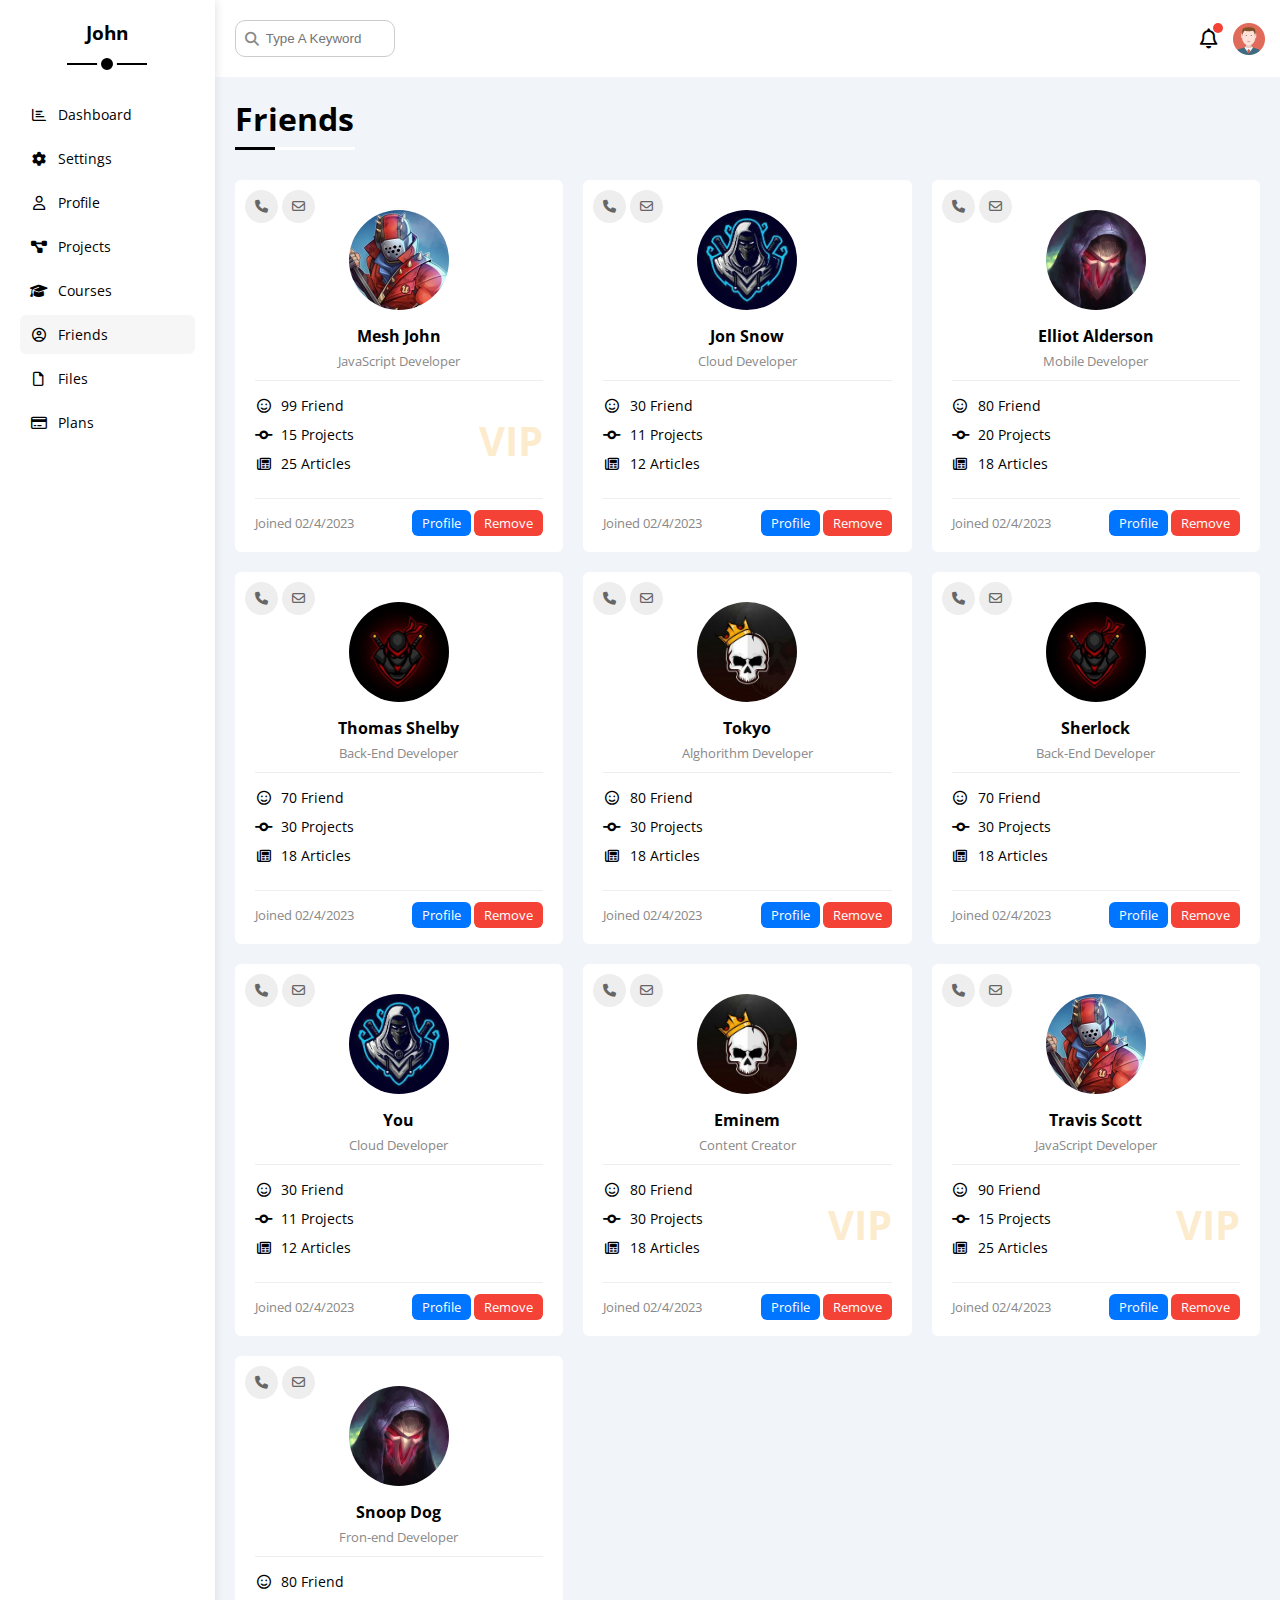
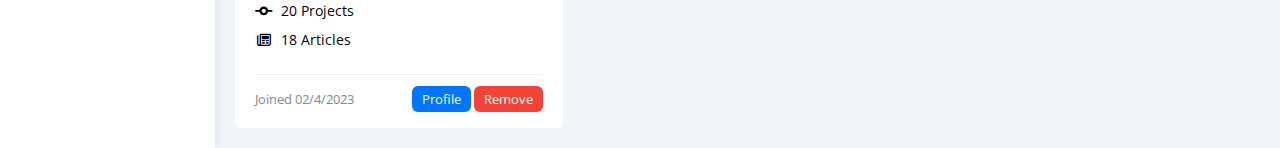
<file: friends.html>
<!DOCTYPE html>
<html lang="en">
   <head>
      <meta charset="UTF-8">
      <meta http-equiv="X-UA-Compatible" content="IE=edge">
      <meta name="viewport" content="width=device-width, initial-scale=1.0">
      <link rel="stylesheet" href="css/all.min.css">
      <link rel="stylesheet" href="css/framework.css">
      <link rel="stylesheet" href="css/master.css">
      <link rel="preconnect" href="https://fonts.googleapis.com">
      <link rel="preconnect" href="https://fonts.gstatic.com" crossorigin>
      <link href="https://fonts.googleapis.com/css2?family=Cairo:wght@300;400;700&family=Jomhuria&family=Open+Sans:wght@300;400;700&family=Work+Sans:wght@200;300;400;500;600;700;800&display=swap" rel="stylesheet">
      <title>Friends</title>
   </head>
   <body>
      <div class="page d-flex">
         <div class="sidebar bg-white p-20 p-relative">
            <h3 class="p-relative txt-c mt-0">John</h3>
            <ul>
               <li>
                  <a class="d-flex align-center fs-14 c-black rad-6 p-10" href="index.html">
                     <i class="fa-regular fa-chart-bar fa-fw"></i>
                     <span>Dashboard</span>
                  </a>
               </li>
               <li>
                  <a class="d-flex align-center fs-14 c-black rad-6 p-10" href="settings.html">
                     <i class="fa-solid fa-gear fa-fw"></i>
                     <span>Settings</span>
                  </a>
               </li> 
               <li>
                  <a class="d-flex align-center fs-14 c-black rad-6 p-10" href="profile.html">
                     <i class="fa-regular fa-user fa-fw"></i>
                     <span>Profile</span>
                  </a>
               </li> 
               <li>
                  <a class="d-flex align-center fs-14 c-black rad-6 p-10" href="projects.html">
                     <i class="fa-solid fa-diagram-project fa-fw"></i>
                     <span>Projects</span>
                  </a>
               </li>
               <li>
                  <a class="d-flex align-center fs-14 c-black rad-6 p-10" href="courses.html">
                     <i class="fa-solid fa-graduation-cap fa-fw"></i>
                     <span>Courses</span>
                  </a>
               </li> 
               <li>
                  <a class="active d-flex align-center fs-14 c-black rad-6 p-10" href="friends.html">
                     <i class="fa-regular fa-circle-user fa-fw"></i>
                     <span>Friends</span>
                  </a>
               </li> 
               <li>
                  <a class="d-flex align-center fs-14 c-black rad-6 p-10" href="files.html">
                     <i class="fa-regular fa-file fa-fw"></i>
                     <span>Files</span>
                  </a>
               </li> 
               <li>
                  <a class="d-flex align-center fs-14 c-black rad-6 p-10" href="plans.html">
                     <i class="fa-regular fa-credit-card fa-fw"></i>
                     <span>Plans</span>
                  </a>
               </li> 
            </ul>
         </div>
         <div class="content w-full">
            <!-- Start Head -->
            <div class="head bg-white p-15 d-flex align-center between-flex">
               <div class="search p-relative">
                  <input type="search" placeholder="Type A Keyword" class="p-10">
               </div>
               <div class="icons d-flex align-center">
                  <span class="notification p-relative">
                     <i class="fa-regular fa-bell fa-lg"></i>
                  </span>
                  <img src="img/avatar.png" alt="">
               </div>
            </div>
            <!-- End Head -->
            <h1 class="p-relative">Friends</h1>
            <div class="friends-page d-grid gap-20 m-20">
               <div class="friend bg-white rad-6 p-20 p-relative">
                  <div class="contact">
                     <i class="fa-solid fa-phone"></i>
                     <i class="fa-regular fa-envelope"></i>
                  </div>
                  <div class="txt-c">
                     <img src="img/friend-01.jpg" class="rad-half mt-10 mb-10 w-100 h-100" alt="">
                     <h4 class="m-0">Mesh John</h4>
                     <p class="c-gray fs-13 mt-5 mb-0">JavaScript Developer</p>
                  </div>
                  <div class="icon fs-14 p-relative">
                     <div class="mb-10">
                        <i class="fa-regular fa-face-smile fa-fw"></i>
                        <span>99 Friend</span>
                     </div>
                     <div class="mb-10">
                        <i class="fa-solid fa-code-commit fa-fw"></i>
                        <span>15 Projects</span>
                     </div>
                     <div class="mb-10">
                        <i class="fa-regular fa-newspaper fa-fw"></i>
                        <span>25 Articles</span>
                     </div>
                     <span class="vip fw-bold c-orange">VIP</span>
                  </div>
                  <div class="info between-flex fs-13">
                     <span class="c-gray">Joined 02/4/2023</span>
                     <div>
                        <a href="profile.html" class="bg-blue c-white btn-shape">Profile</a>
                        <a href="#" class="bg-red c-white btn-shape">Remove</a>
                     </div>
                  </div>
               </div>
               <div class="friend bg-white rad-6 p-20 p-relative">
                  <div class="contact">
                     <i class="fa-solid fa-phone"></i>
                     <i class="fa-regular fa-envelope"></i>
                  </div>
                  <div class="txt-c">
                     <img src="img/friend-02.jpg" class="rad-half mt-10 mb-10 w-100 h-100" alt="">
                     <h4 class="m-0">Jon Snow</h4>
                     <p class="c-gray fs-13 mt-5 mb-0">Cloud Developer</p>
                  </div>
                  <div class="icon fs-14 p-relative">
                     <div class="mb-10">
                        <i class="fa-regular fa-face-smile fa-fw"></i>
                        <span>30 Friend</span>
                     </div>
                     <div class="mb-10">
                        <i class="fa-solid fa-code-commit fa-fw"></i>
                        <span>11 Projects</span>
                     </div>
                     <div class="mb-10">
                        <i class="fa-regular fa-newspaper fa-fw"></i>
                        <span>12 Articles</span>
                     </div>
                  </div>
                  <div class="info between-flex fs-13">
                     <span class="c-gray">Joined 02/4/2023</span>
                     <div>
                        <a href="profile.html" class="bg-blue c-white btn-shape">Profile</a>
                        <a href="#" class="bg-red c-white btn-shape">Remove</a>
                     </div>
                  </div>
               </div>
               <div class="friend bg-white rad-6 p-20 p-relative">
                  <div class="contact">
                     <i class="fa-solid fa-phone"></i>
                     <i class="fa-regular fa-envelope"></i>
                  </div>
                  <div class="txt-c">
                     <img src="img/friend-03.jpg" class="rad-half mt-10 mb-10 w-100 h-100" alt="">
                     <h4 class="m-0">Elliot Alderson</h4>
                     <p class="c-gray fs-13 mt-5 mb-0">Mobile Developer</p>
                  </div>
                  <div class="icon fs-14 p-relative">
                     <div class="mb-10">
                        <i class="fa-regular fa-face-smile fa-fw"></i>
                        <span>80 Friend</span>
                     </div>
                     <div class="mb-10">
                        <i class="fa-solid fa-code-commit fa-fw"></i>
                        <span>20 Projects</span>
                     </div>
                     <div class="mb-10">
                        <i class="fa-regular fa-newspaper fa-fw"></i>
                        <span>18 Articles</span>
                     </div>
                  </div>
                  <div class="info between-flex fs-13">
                     <span class="c-gray">Joined 02/4/2023</span>
                     <div>
                        <a href="profile.html" class="bg-blue c-white btn-shape">Profile</a>
                        <a href="#" class="bg-red c-white btn-shape">Remove</a>
                     </div>
                  </div>
               </div>
               <div class="friend bg-white rad-6 p-20 p-relative">
                  <div class="contact">
                     <i class="fa-solid fa-phone"></i>
                     <i class="fa-regular fa-envelope"></i>
                  </div>
                  <div class="txt-c">
                     <img src="img/friend-04.jpg" class="rad-half mt-10 mb-10 w-100 h-100" alt="">
                     <h4 class="m-0">Thomas Shelby</h4>
                     <p class="c-gray fs-13 mt-5 mb-0">Back-End Developer</p>
                  </div>
                  <div class="icon fs-14 p-relative">
                     <div class="mb-10">
                        <i class="fa-regular fa-face-smile fa-fw"></i>
                        <span>70 Friend</span>
                     </div>
                     <div class="mb-10">
                        <i class="fa-solid fa-code-commit fa-fw"></i>
                        <span>30 Projects</span>
                     </div>
                     <div class="mb-10">
                        <i class="fa-regular fa-newspaper fa-fw"></i>
                        <span>18 Articles</span>
                     </div>
                  </div>
                  <div class="info between-flex fs-13">
                     <span class="c-gray">Joined 02/4/2023</span>
                     <div>
                        <a href="profile.html" class="bg-blue c-white btn-shape">Profile</a>
                        <a href="#" class="bg-red c-white btn-shape">Remove</a>
                     </div>
                  </div>
               </div>
               <div class="friend bg-white rad-6 p-20 p-relative">
                  <div class="contact">
                     <i class="fa-solid fa-phone"></i>
                     <i class="fa-regular fa-envelope"></i>
                  </div>
                  <div class="txt-c">
                     <img src="img/friend-05.jpg" class="rad-half mt-10 mb-10 w-100 h-100" alt="">
                     <h4 class="m-0">Tokyo</h4>
                     <p class="c-gray fs-13 mt-5 mb-0">Alghorithm Developer</p>
                  </div>
                  <div class="icon fs-14 p-relative">
                     <div class="mb-10">
                        <i class="fa-regular fa-face-smile fa-fw"></i>
                        <span>80 Friend</span>
                     </div>
                     <div class="mb-10">
                        <i class="fa-solid fa-code-commit fa-fw"></i>
                        <span>30 Projects</span>
                     </div>
                     <div class="mb-10">
                        <i class="fa-regular fa-newspaper fa-fw"></i>
                        <span>18 Articles</span>
                     </div>
                  </div>
                  <div class="info between-flex fs-13">
                     <span class="c-gray">Joined 02/4/2023</span>
                     <div>
                        <a href="profile.html" class="bg-blue c-white btn-shape">Profile</a>
                        <a href="#" class="bg-red c-white btn-shape">Remove</a>
                     </div>
                  </div>
               </div>
               <div class="friend bg-white rad-6 p-20 p-relative">
                  <div class="contact">
                     <i class="fa-solid fa-phone"></i>
                     <i class="fa-regular fa-envelope"></i>
                  </div>
                  <div class="txt-c">
                     <img src="img/friend-04.jpg" class="rad-half mt-10 mb-10 w-100 h-100" alt="">
                     <h4 class="m-0">Sherlock</h4>
                     <p class="c-gray fs-13 mt-5 mb-0">Back-End Developer</p>
                  </div>
                  <div class="icon fs-14 p-relative">
                     <div class="mb-10">
                        <i class="fa-regular fa-face-smile fa-fw"></i>
                        <span>70 Friend</span>
                     </div>
                     <div class="mb-10">
                        <i class="fa-solid fa-code-commit fa-fw"></i>
                        <span>30 Projects</span>
                     </div>
                     <div class="mb-10">
                        <i class="fa-regular fa-newspaper fa-fw"></i>
                        <span>18 Articles</span>
                     </div>
                  </div>
                  <div class="info between-flex fs-13">
                     <span class="c-gray">Joined 02/4/2023</span>
                     <div>
                        <a href="profile.html" class="bg-blue c-white btn-shape">Profile</a>
                        <a href="#" class="bg-red c-white btn-shape">Remove</a>
                     </div>
                  </div>
               </div>
               <div class="friend bg-white rad-6 p-20 p-relative">
                  <div class="contact">
                     <i class="fa-solid fa-phone"></i>
                     <i class="fa-regular fa-envelope"></i>
                  </div>
                  <div class="txt-c">
                     <img src="img/friend-02.jpg" class="rad-half mt-10 mb-10 w-100 h-100" alt="">
                     <h4 class="m-0">You</h4>
                     <p class="c-gray fs-13 mt-5 mb-0">Cloud Developer</p>
                  </div>
                  <div class="icon fs-14 p-relative">
                     <div class="mb-10">
                        <i class="fa-regular fa-face-smile fa-fw"></i>
                        <span>30 Friend</span>
                     </div>
                     <div class="mb-10">
                        <i class="fa-solid fa-code-commit fa-fw"></i>
                        <span>11 Projects</span>
                     </div>
                     <div class="mb-10">
                        <i class="fa-regular fa-newspaper fa-fw"></i>
                        <span>12 Articles</span>
                     </div>
                  </div>
                  <div class="info between-flex fs-13">
                     <span class="c-gray">Joined 02/4/2023</span>
                     <div>
                        <a href="profile.html" class="bg-blue c-white btn-shape">Profile</a>
                        <a href="#" class="bg-red c-white btn-shape">Remove</a>
                     </div>
                  </div>
               </div>
               <div class="friend bg-white rad-6 p-20 p-relative">
                  <div class="contact">
                     <i class="fa-solid fa-phone"></i>
                     <i class="fa-regular fa-envelope"></i>
                  </div>
                  <div class="txt-c">
                     <img src="img/friend-05.jpg" class="rad-half mt-10 mb-10 w-100 h-100" alt="">
                     <h4 class="m-0">Eminem</h4>
                     <p class="c-gray fs-13 mt-5 mb-0">Content Creator</p>
                  </div>
                  <div class="icon fs-14 p-relative">
                     <div class="mb-10">
                        <i class="fa-regular fa-face-smile fa-fw"></i>
                        <span>80 Friend</span>
                     </div>
                     <div class="mb-10">
                        <i class="fa-solid fa-code-commit fa-fw"></i>
                        <span>30 Projects</span>
                     </div>
                     <div class="mb-10">
                        <i class="fa-regular fa-newspaper fa-fw"></i>
                        <span>18 Articles</span>
                     </div>
                     <span class="vip fw-bold c-orange">VIP</span>
                  </div>
                  <div class="info between-flex fs-13">
                     <span class="c-gray">Joined 02/4/2023</span>
                     <div>
                        <a href="profile.html" class="bg-blue c-white btn-shape">Profile</a>
                        <a href="#" class="bg-red c-white btn-shape">Remove</a>
                     </div>
                  </div>
               </div>
               <div class="friend bg-white rad-6 p-20 p-relative">
                  <div class="contact">
                     <i class="fa-solid fa-phone"></i>
                     <i class="fa-regular fa-envelope"></i>
                  </div>
                  <div class="txt-c">
                     <img src="img/friend-01.jpg" class="rad-half mt-10 mb-10 w-100 h-100" alt="">
                     <h4 class="m-0">Travis Scott</h4>
                     <p class="c-gray fs-13 mt-5 mb-0">JavaScript Developer</p>
                  </div>
                  <div class="icon fs-14 p-relative">
                     <div class="mb-10">
                        <i class="fa-regular fa-face-smile fa-fw"></i>
                        <span>90 Friend</span>
                     </div>
                     <div class="mb-10">
                        <i class="fa-solid fa-code-commit fa-fw"></i>
                        <span>15 Projects</span>
                     </div>
                     <div class="mb-10">
                        <i class="fa-regular fa-newspaper fa-fw"></i>
                        <span>25 Articles</span>
                     </div>
                     <span class="vip fw-bold c-orange">VIP</span>
                  </div>
                  <div class="info between-flex fs-13">
                     <span class="c-gray">Joined 02/4/2023</span>
                     <div>
                        <a href="profile.html" class="bg-blue c-white btn-shape">Profile</a>
                        <a href="#" class="bg-red c-white btn-shape">Remove</a>
                     </div>
                  </div>
               </div>
               <div class="friend bg-white rad-6 p-20 p-relative">
                  <div class="contact">
                     <i class="fa-solid fa-phone"></i>
                     <i class="fa-regular fa-envelope"></i>
                  </div>
                  <div class="txt-c">
                     <img src="img/friend-03.jpg" class="rad-half mt-10 mb-10 w-100 h-100" alt="">
                     <h4 class="m-0">Snoop Dog</h4>
                     <p class="c-gray fs-13 mt-5 mb-0">Fron-end Developer</p>
                  </div>
                  <div class="icon fs-14 p-relative">
                     <div class="mb-10">
                        <i class="fa-regular fa-face-smile fa-fw"></i>
                        <span>80 Friend</span>
                     </div>
                     <div class="mb-10">
                        <i class="fa-solid fa-code-commit fa-fw"></i>
                        <span>20 Projects</span>
                     </div>
                     <div class="mb-10">
                        <i class="fa-regular fa-newspaper fa-fw"></i>
                        <span>18 Articles</span>
                     </div>
                  </div>
                  <div class="info between-flex fs-13">
                     <span class="c-gray">Joined 02/4/2023</span>
                     <div>
                        <a href="profile.html" class="bg-blue c-white btn-shape">Profile</a>
                        <a href="#" class="bg-red c-white btn-shape">Remove</a>
                     </div>
                  </div>
               </div>
            </div>
         </div>
      </div>
   </body>
</html>
</file>
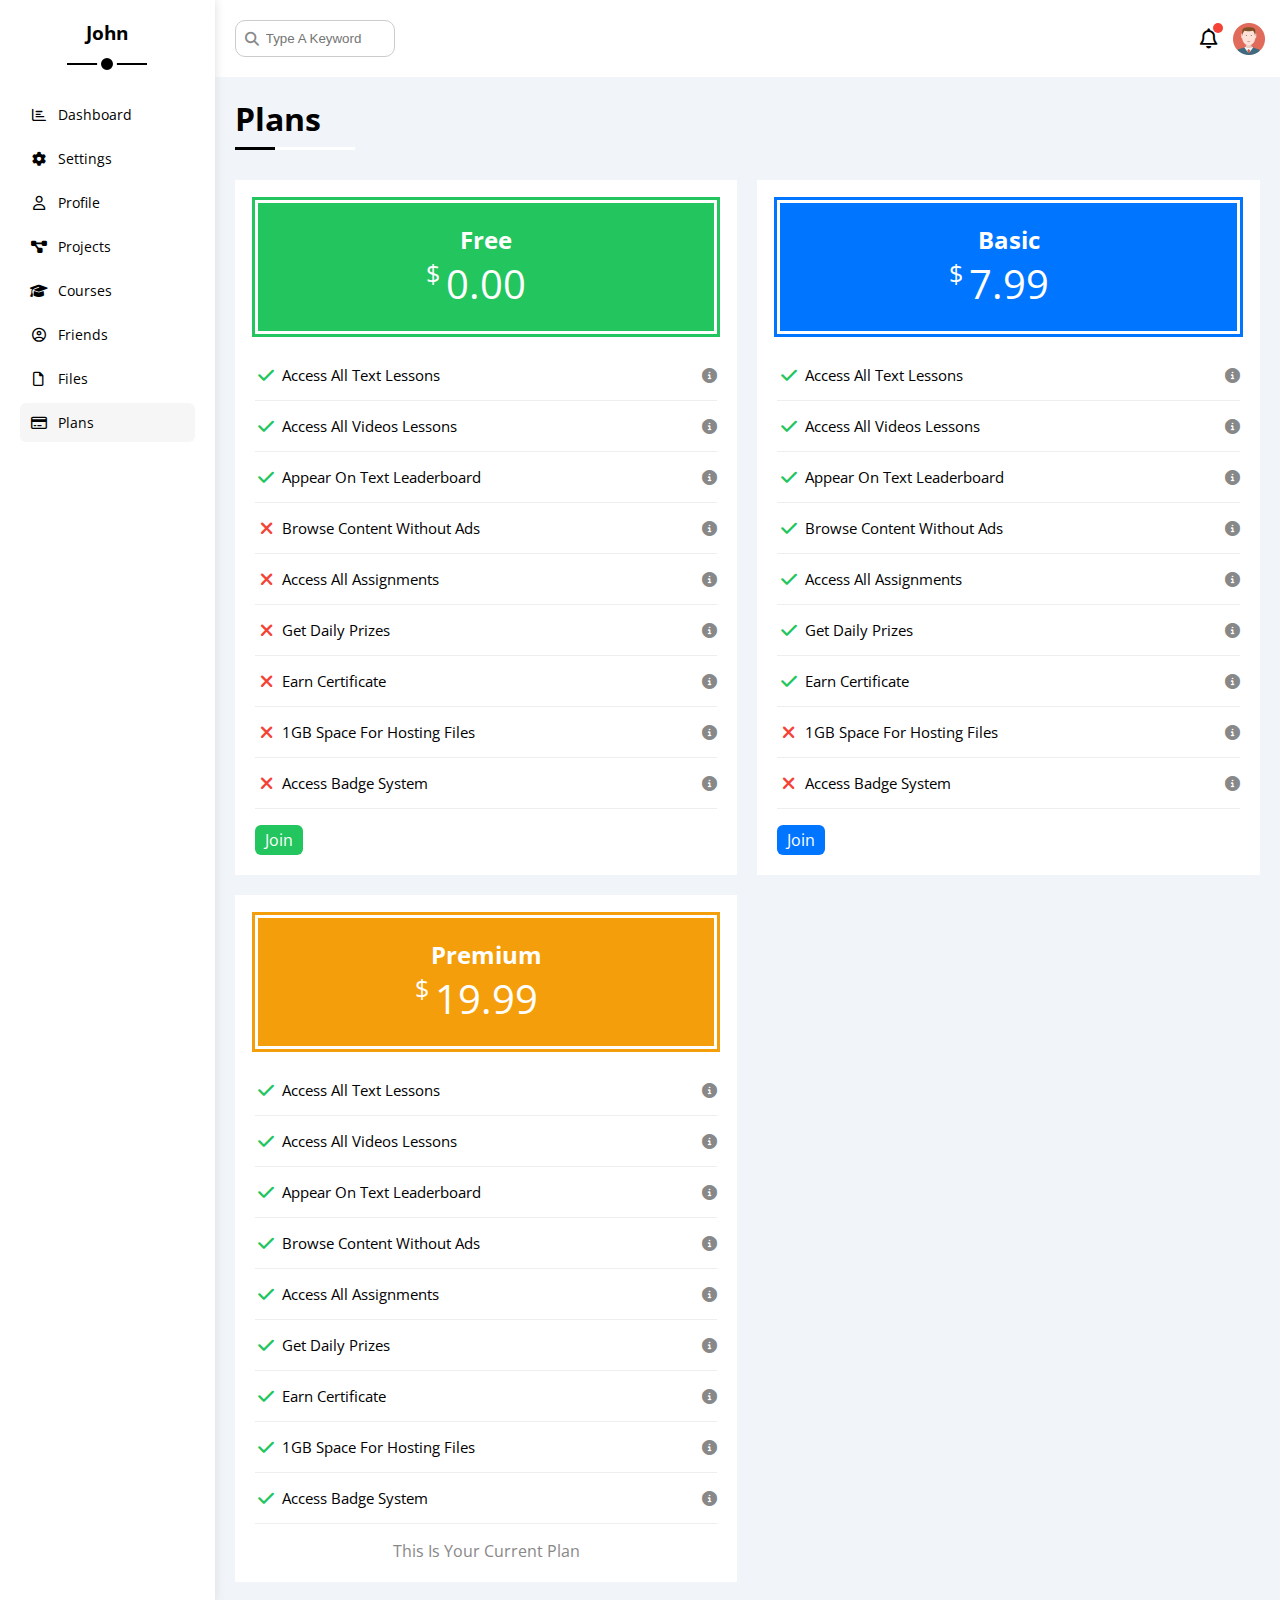
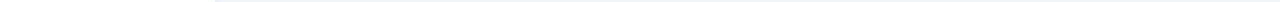
<file: plans.html>
<!DOCTYPE html>
<html lang="en">
   <head>
      <meta charset="UTF-8">
      <meta http-equiv="X-UA-Compatible" content="IE=edge">
      <meta name="viewport" content="width=device-width, initial-scale=1.0">
      <link rel="stylesheet" href="css/all.min.css">
      <link rel="stylesheet" href="css/framework.css">
      <link rel="stylesheet" href="css/master.css">
      <link rel="preconnect" href="https://fonts.googleapis.com">
      <link rel="preconnect" href="https://fonts.gstatic.com" crossorigin>
      <link href="https://fonts.googleapis.com/css2?family=Cairo:wght@300;400;700&family=Jomhuria&family=Open+Sans:wght@300;400;700&family=Work+Sans:wght@200;300;400;500;600;700;800&display=swap" rel="stylesheet">
      <title>Plans</title>
   </head>
   <body>
      <div class="page d-flex">
         <div class="sidebar bg-white p-20 p-relative">
            <h3 class="p-relative txt-c mt-0">John</h3>
            <ul>
               <li>
                  <a class="d-flex align-center fs-14 c-black rad-6 p-10" href="index.html">
                     <i class="fa-regular fa-chart-bar fa-fw"></i>
                     <span>Dashboard</span>
                  </a>
               </li>
               <li>
                  <a class="d-flex align-center fs-14 c-black rad-6 p-10" href="settings.html">
                     <i class="fa-solid fa-gear fa-fw"></i>
                     <span>Settings</span>
                  </a>
               </li> 
               <li>
                  <a class="d-flex align-center fs-14 c-black rad-6 p-10" href="profile.html">
                     <i class="fa-regular fa-user fa-fw"></i>
                     <span>Profile</span>
                  </a>
               </li> 
               <li>
                  <a class="d-flex align-center fs-14 c-black rad-6 p-10" href="projects.html">
                     <i class="fa-solid fa-diagram-project fa-fw"></i>
                     <span>Projects</span>
                  </a>
               </li>
               <li>
                  <a class="d-flex align-center fs-14 c-black rad-6 p-10" href="courses.html">
                     <i class="fa-solid fa-graduation-cap fa-fw"></i>
                     <span>Courses</span>
                  </a>
               </li> 
               <li>
                  <a class="d-flex align-center fs-14 c-black rad-6 p-10" href="friends.html">
                     <i class="fa-regular fa-circle-user fa-fw"></i>
                     <span>Friends</span>
                  </a>
               </li> 
               <li>
                  <a class="d-flex align-center fs-14 c-black rad-6 p-10" href="files.html">
                     <i class="fa-regular fa-file fa-fw"></i>
                     <span>Files</span>
                  </a>
               </li> 
               <li>
                  <a class="active d-flex align-center fs-14 c-black rad-6 p-10" href="plans.html">
                     <i class="fa-regular fa-credit-card fa-fw"></i>
                     <span>Plans</span>
                  </a>
               </li> 
            </ul>
         </div>
         <div class="content w-full">
            <!-- Start Head -->
            <div class="head bg-white p-15 d-flex align-center between-flex">
               <div class="search p-relative">
                  <input type="search" placeholder="Type A Keyword" class="p-10">
               </div>
               <div class="icons d-flex align-center">
                  <span class="notification p-relative">
                     <i class="fa-regular fa-bell fa-lg"></i>
                  </span>
                  <img src="img/avatar.png" alt="">
               </div>
            </div>
            <!-- End Head -->
            <h1 class="p-relative">Plans</h1>
            <div class="plans-page d-grid m-20 gap-20">
               <div class="plan green bg-white p-20">
                  <div class="top bg-green txt-c p-20">
                     <h2 class="m-0 c-white">Free</h2>
                     <div class="price c-white"><span>$</span>0.00</div>
                  </div>
                  <ul>
                     <li>
                        <i class="fa-solid fa-check fa-fw yes"></i>
                        <span>Access All Text Lessons</span>
                        <i class="fa-solid fa-circle-info help"></i>
                     </li>
                     <li>
                        <i class="fa-solid fa-check fa-fw yes"></i>
                        <span>Access All Videos Lessons</span>
                        <i class="fa-solid fa-circle-info help"></i>
                     </li>
                     <li>
                        <i class="fa-solid fa-check fa-fw yes"></i>
                        <span>Appear On Text Leaderboard</span>
                        <i class="fa-solid fa-circle-info help"></i>
                     </li>
                     <li>
                        <i class="fa-solid fa-xmark fa-fw"></i>
                        <span>Browse Content Without Ads</span>
                        <i class="fa-solid fa-circle-info help"></i>
                     </li>
                     <li>
                        <i class="fa-solid fa-xmark fa-fw"></i>
                        <span>Access All Assignments</span>
                        <i class="fa-solid fa-circle-info help"></i>
                     </li>
                     <li>
                        <i class="fa-solid fa-xmark fa-fw"></i>
                        <span>Get Daily Prizes</span>
                        <i class="fa-solid fa-circle-info help"></i>
                     </li>
                     <li>
                        <i class="fa-solid fa-xmark fa-fw"></i>
                        <span>Earn Certificate</span>
                        <i class="fa-solid fa-circle-info help"></i>
                     </li>
                     <li>
                        <i class="fa-solid fa-xmark fa-fw"></i>
                        <span>1GB Space For Hosting Files</span>
                        <i class="fa-solid fa-circle-info help"></i>
                     </li>
                     <li>
                        <i class="fa-solid fa-xmark fa-fw"></i>
                        <span>Access Badge System</span>
                        <i class="fa-solid fa-circle-info help"></i>
                     </li>
                  </ul>
                  <a href="#" class="btn-shape bg-green c-white w-fit d-block">Join</a>
               </div>
               <div class="plan blue bg-white p-20">
                  <div class="top bg-blue txt-c p-20">
                     <h2 class="m-0 c-white">Basic</h2>
                     <div class="price c-white"><span>$</span>7.99</div>
                  </div>
                  <ul>
                     <li>
                        <i class="fa-solid fa-check fa-fw yes"></i>
                        <span>Access All Text Lessons</span>
                        <i class="fa-solid fa-circle-info help"></i>
                     </li>
                     <li>
                        <i class="fa-solid fa-check fa-fw yes"></i>
                        <span>Access All Videos Lessons</span>
                        <i class="fa-solid fa-circle-info help"></i>
                     </li>
                     <li>
                        <i class="fa-solid fa-check fa-fw yes"></i>
                        <span>Appear On Text Leaderboard</span>
                        <i class="fa-solid fa-circle-info help"></i>
                     </li>
                     <li>
                        <i class="fa-solid fa-check fa-fw yes"></i>
                        <span>Browse Content Without Ads</span>
                        <i class="fa-solid fa-circle-info help"></i>
                     </li>
                     <li>
                        <i class="fa-solid fa-check fa-fw yes"></i>
                        <span>Access All Assignments</span>
                        <i class="fa-solid fa-circle-info help"></i>
                     </li>
                     <li>
                        <i class="fa-solid fa-check fa-fw yes"></i>
                        <span>Get Daily Prizes</span>
                        <i class="fa-solid fa-circle-info help"></i>
                     </li>
                     <li>
                        <i class="fa-solid fa-check fa-fw yes"></i>
                        <span>Earn Certificate</span>
                        <i class="fa-solid fa-circle-info help"></i>
                     </li>
                     <li>
                        <i class="fa-solid fa-xmark fa-fw"></i>
                        <span>1GB Space For Hosting Files</span>
                        <i class="fa-solid fa-circle-info help"></i>
                     </li>
                     <li>
                        <i class="fa-solid fa-xmark fa-fw"></i>
                        <span>Access Badge System</span>
                        <i class="fa-solid fa-circle-info help"></i>
                     </li>
                  </ul>
                  <a href="#" class="btn-shape bg-blue c-white w-fit d-block">Join</a>
               </div>
               <div class="plan orange bg-white p-20">
                  <div class="top bg-orange txt-c p-20">
                     <h2 class="m-0 c-white">Premium</h2>
                     <div class="price c-white"><span>$</span>19.99</div>
                  </div>
                  <ul>
                     <li>
                        <i class="fa-solid fa-check fa-fw yes"></i>
                        <span>Access All Text Lessons</span>
                        <i class="fa-solid fa-circle-info help"></i>
                     </li>
                     <li>
                        <i class="fa-solid fa-check fa-fw yes"></i>
                        <span>Access All Videos Lessons</span>
                        <i class="fa-solid fa-circle-info help"></i>
                     </li>
                     <li>
                        <i class="fa-solid fa-check fa-fw yes"></i>
                        <span>Appear On Text Leaderboard</span>
                        <i class="fa-solid fa-circle-info help"></i>
                     </li>
                     <li>
                        <i class="fa-solid fa-check fa-fw yes"></i>
                        <span>Browse Content Without Ads</span>
                        <i class="fa-solid fa-circle-info help"></i>
                     </li>
                     <li>
                        <i class="fa-solid fa-check fa-fw yes"></i>
                        <span>Access All Assignments</span>
                        <i class="fa-solid fa-circle-info help"></i>
                     </li>
                     <li>
                        <i class="fa-solid fa-check fa-fw yes"></i>
                        <span>Get Daily Prizes</span>
                        <i class="fa-solid fa-circle-info help"></i>
                     </li>
                     <li>
                        <i class="fa-solid fa-check fa-fw yes"></i>
                        <span>Earn Certificate</span>
                        <i class="fa-solid fa-circle-info help"></i>
                     </li>
                     <li>
                        <i class="fa-solid fa-check fa-fw yes"></i>
                        <span>1GB Space For Hosting Files</span>
                        <i class="fa-solid fa-circle-info help"></i>
                     </li>
                     <li>
                        <i class="fa-solid fa-check fa-fw yes"></i>
                        <span>Access Badge System</span>
                        <i class="fa-solid fa-circle-info help"></i>
                     </li>
                  </ul>
                  <p class="txt-c c-gray m-0">This Is Your Current Plan</p>
               </div>
            </div>
         </div>
      </div>
   </body>
</html>
</file>
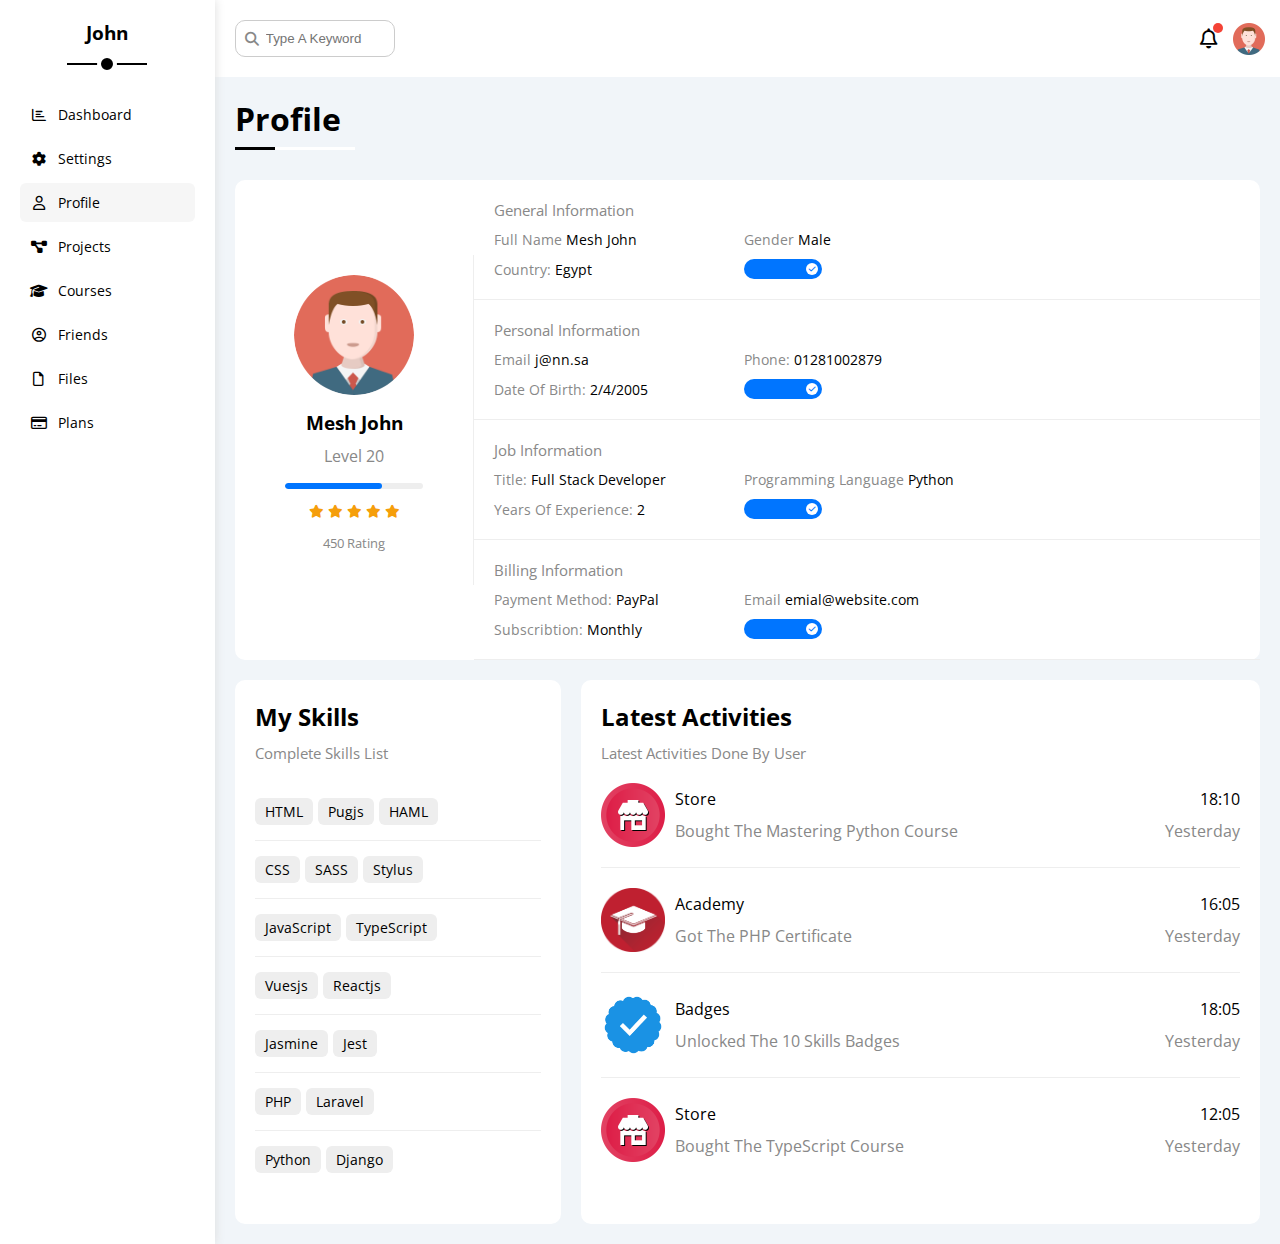
<file: profile.html>
<!DOCTYPE html>
<html lang="en">
   <head>
      <meta charset="UTF-8">
      <meta http-equiv="X-UA-Compatible" content="IE=edge">
      <meta name="viewport" content="width=device-width, initial-scale=1.0">
      <link rel="stylesheet" href="css/all.min.css">
      <link rel="stylesheet" href="css/framework.css">
      <link rel="stylesheet" href="css/master.css">
      <link rel="preconnect" href="https://fonts.googleapis.com">
      <link rel="preconnect" href="https://fonts.gstatic.com" crossorigin>
      <link href="https://fonts.googleapis.com/css2?family=Cairo:wght@300;400;700&family=Jomhuria&family=Open+Sans:wght@300;400;700&family=Work+Sans:wght@200;300;400;500;600;700;800&display=swap" rel="stylesheet">
      <title>Profile</title>
   </head>
   <body>
      <div class="page d-flex">
         <div class="sidebar bg-white p-20 p-relative">
            <h3 class="p-relative txt-c mt-0">John</h3>
            <ul>
               <li>
                  <a class="d-flex align-center fs-14 c-black rad-6 p-10" href="index.html">
                     <i class="fa-regular fa-chart-bar fa-fw"></i>
                     <span>Dashboard</span>
                  </a>
               </li>
               <li>
                  <a class="d-flex align-center fs-14 c-black rad-6 p-10" href="settings.html">
                     <i class="fa-solid fa-gear fa-fw"></i>
                     <span>Settings</span>
                  </a>
               </li> 
               <li>
                  <a class="active d-flex align-center fs-14 c-black rad-6 p-10" href="profile.html">
                     <i class="fa-regular fa-user fa-fw"></i>
                     <span>Profile</span>
                  </a>
               </li> 
               <li>
                  <a class="d-flex align-center fs-14 c-black rad-6 p-10" href="projects.html">
                     <i class="fa-solid fa-diagram-project fa-fw"></i>
                     <span>Projects</span>
                  </a>
               </li>
               <li>
                  <a class="d-flex align-center fs-14 c-black rad-6 p-10" href="courses.html">
                     <i class="fa-solid fa-graduation-cap fa-fw"></i>
                     <span>Courses</span>
                  </a>
               </li> 
               <li>
                  <a class="d-flex align-center fs-14 c-black rad-6 p-10" href="friends.html">
                     <i class="fa-regular fa-circle-user fa-fw"></i>
                     <span>Friends</span>
                  </a>
               </li> 
               <li>
                  <a class="d-flex align-center fs-14 c-black rad-6 p-10" href="files.html">
                     <i class="fa-regular fa-file fa-fw"></i>
                     <span>Files</span>
                  </a>
               </li> 
               <li>
                  <a class="d-flex align-center fs-14 c-black rad-6 p-10" href="plans.html">
                     <i class="fa-regular fa-credit-card fa-fw"></i>
                     <span>Plans</span>
                  </a>
               </li> 
            </ul>
         </div>
         <div class="content w-full">
            <!-- Start Head -->
            <div class="head bg-white p-15 d-flex align-center between-flex">
               <div class="search p-relative">
                  <input type="search" placeholder="Type A Keyword" class="p-10">
               </div>
               <div class="icons d-flex align-center">
                  <span class="notification p-relative">
                     <i class="fa-regular fa-bell fa-lg"></i>
                  </span>
                  <img src="img/avatar.png" alt="">
               </div>
            </div>
            <!-- End Head -->
            <h1 class="p-relative">Profile</h1>
            <div class="profile-page m-20">
               <div class="overview bg-white rad-10 d-flex align-center">
                  <div class="avatar-box txt-c p-20">
                     <img class="mb-10 rad-half" src="img/avatar.png" alt="">
                     <h3 class="m-0">Mesh John</h3>
                     <p class="c-gray mt-10">Level 20</p>
                     <div class="level rad-6 bg-eee p-relative">
                        <span style="width: 70%"></span>
                     </div>
                     <div class="rating mt-10 mb-10">
                        <i class="fa-solid fa-star c-orange fs-13"></i>
                        <i class="fa-solid fa-star c-orange fs-13"></i>
                        <i class="fa-solid fa-star c-orange fs-13"></i>
                        <i class="fa-solid fa-star c-orange fs-13"></i>
                        <i class="fa-solid fa-star c-orange fs-13"></i>
                     </div>
                     <p class="c-gray fs-13">450 Rating</p>
                  </div>
                  <div class="info-box w-full txt-c-mobile">
                     <div class="box d-flex align-center p-20">
                        <h4 class="c-gray fs-15 m-0 w-full">General Information</h4>
                        <div class="fs-14">
                           <span class="c-gray">Full Name</span>
                           <span>Mesh John</span>
                        </div>
                        <div class="fs-14">
                           <span class="c-gray">Gender</span>
                           <span>Male</span>
                        </div>
                        <div class="fs-14">
                           <span class="c-gray">Country:</span>
                           <span>Egypt</span>
                        </div>
                        <div class="fs-14">
                           <label>
                              <input type="checkbox" class="toggle-checkbox" checked>
                              <div class="toggle-switch"></div>
                           </label>
                        </div>
                     </div>
                     <div class="box d-flex align-center p-20">
                        <h4 class="c-gray fs-15 m-0 w-full">Personal Information</h4>
                        <div class="fs-14">
                           <span class="c-gray">Email</span>
                           <span>j@nn.sa</span>
                        </div>
                        <div class="fs-14">
                           <span class="c-gray">Phone:</span>
                           <span>01281002879</span>
                        </div>
                        <div class="fs-14">
                           <span class="c-gray">Date Of Birth:</span>
                           <span>2/4/2005</span>
                        </div>
                        <div class="fs-14">
                           <label>
                              <input type="checkbox" class="toggle-checkbox" checked>
                              <div class="toggle-switch"></div>
                           </label>
                        </div>
                     </div>
                     <div class="box d-flex align-center p-20">
                        <h4 class="c-gray fs-15 m-0 w-full">Job Information</h4>
                        <div class="fs-14">
                           <span class="c-gray">Title:</span>
                           <span>Full Stack Developer</span>
                        </div>
                        <div class="fs-14">
                           <span class="c-gray">Programming Language</span>
                           <span>Python</span>
                        </div>
                        <div class="fs-14">
                           <span class="c-gray">Years Of Experience:</span>
                           <span>2</span>
                        </div>
                        <div class="fs-14">
                           <label>
                              <input type="checkbox" class="toggle-checkbox" checked>
                              <div class="toggle-switch"></div>
                           </label>
                        </div>
                     </div>
                     <div class="box d-flex align-center p-20">
                        <h4 class="c-gray fs-15 m-0 w-full">Billing Information</h4>
                        <div class="fs-14">
                           <span class="c-gray">Payment Method:</span>
                           <span>PayPal</span>
                        </div>
                        <div class="fs-14">
                           <span class="c-gray">Email</span>
                           <span>emial@website.com</span>
                        </div>
                        <div class="fs-14">
                           <span class="c-gray">Subscribtion:</span>
                           <span>Monthly</span>
                        </div>
                        <div class="fs-14">
                           <label>
                              <input type="checkbox" class="toggle-checkbox" checked>
                              <div class="toggle-switch"></div>
                           </label>
                        </div>
                     </div>
                  </div>
               </div>
               <div class="other-data d-flex gap-20">
                  <div class="skills-card mt-20 bg-white rad-10 p-20">
                     <h2 class="mt-0 mb-10">My Skills</h2>
                     <p class="mt-0 mb-20 c-gray fs-15">Complete Skills List</p>
                     <ul class="mt-0 txt-c-mobile">
                        <li><span>HTML</span><span>Pugjs</span><span>HAML</span></li>
                        <li><span>CSS</span><span>SASS</span><span>Stylus</span></li>
                        <li><span>JavaScript</span><span>TypeScript</span></li>
                        <li><span>Vuesjs</span><span>Reactjs</span></li>
                        <li><span>Jasmine</span><span>Jest</span></li>
                        <li><span>PHP</span><span>Laravel</span></li>
                        <li><span>Python</span><span>Django</span></li>
                     </ul>
                  </div>
                  <div class="activities mt-20 bg-white rad-10 p-20">
                     <h2 class="mt-0 mb-10">Latest Activities</h2>
                     <p class="mt-0 mb-20 c-gray fs-15">Latest Activities Done By User</p>
                     <div class="activity d-flex align-center txt-c-mobile">
                        <img src="img/activity-01.png" alt="">
                        <div class="info">
                           <span class="d-block mb-10">Store</span>
                           <span class="c-gray">Bought The Mastering Python Course</span>
                        </div>
                        <div class="date">
                           <span class="d-block mb-10">18:10</span>
                           <span class="c-gray">Yesterday</span>
                        </div>
                     </div>
                     <div class="activity d-flex align-center txt-c-mobile">
                        <img src="img/activity-02.png" alt="">
                        <div class="info">
                           <span class="d-block mb-10">Academy</span>
                           <span class="c-gray">Got The PHP Certificate</span>
                        </div>
                        <div class="date">
                           <span class="d-block mb-10">16:05</span>
                           <span class="c-gray">Yesterday</span>
                        </div>
                     </div>
                     <div class="activity d-flex align-center txt-c-mobile">
                        <img src="img/activity-03.png" alt="">
                        <div class="info">
                           <span class="d-block mb-10">Badges</span>
                           <span class="c-gray">Unlocked The 10 Skills Badges</span>
                        </div>
                        <div class="date">
                           <span class="d-block mb-10">18:05</span>
                           <span class="c-gray">Yesterday</span>
                        </div>
                     </div>
                     <div class="activity d-flex align-center txt-c-mobile">
                        <img src="img/activity-01.png" alt="">
                        <div class="info">
                           <span class="d-block mb-10">Store</span>
                           <span class="c-gray">Bought The TypeScript Course</span>
                        </div>
                        <div class="date">
                           <span class="d-block mb-10">12:05</span>
                           <span class="c-gray">Yesterday</span>
                        </div>
                     </div>
                  </div>
               </div>
            </div>
         </div>
      </div>
   </body>
</html>
</file>
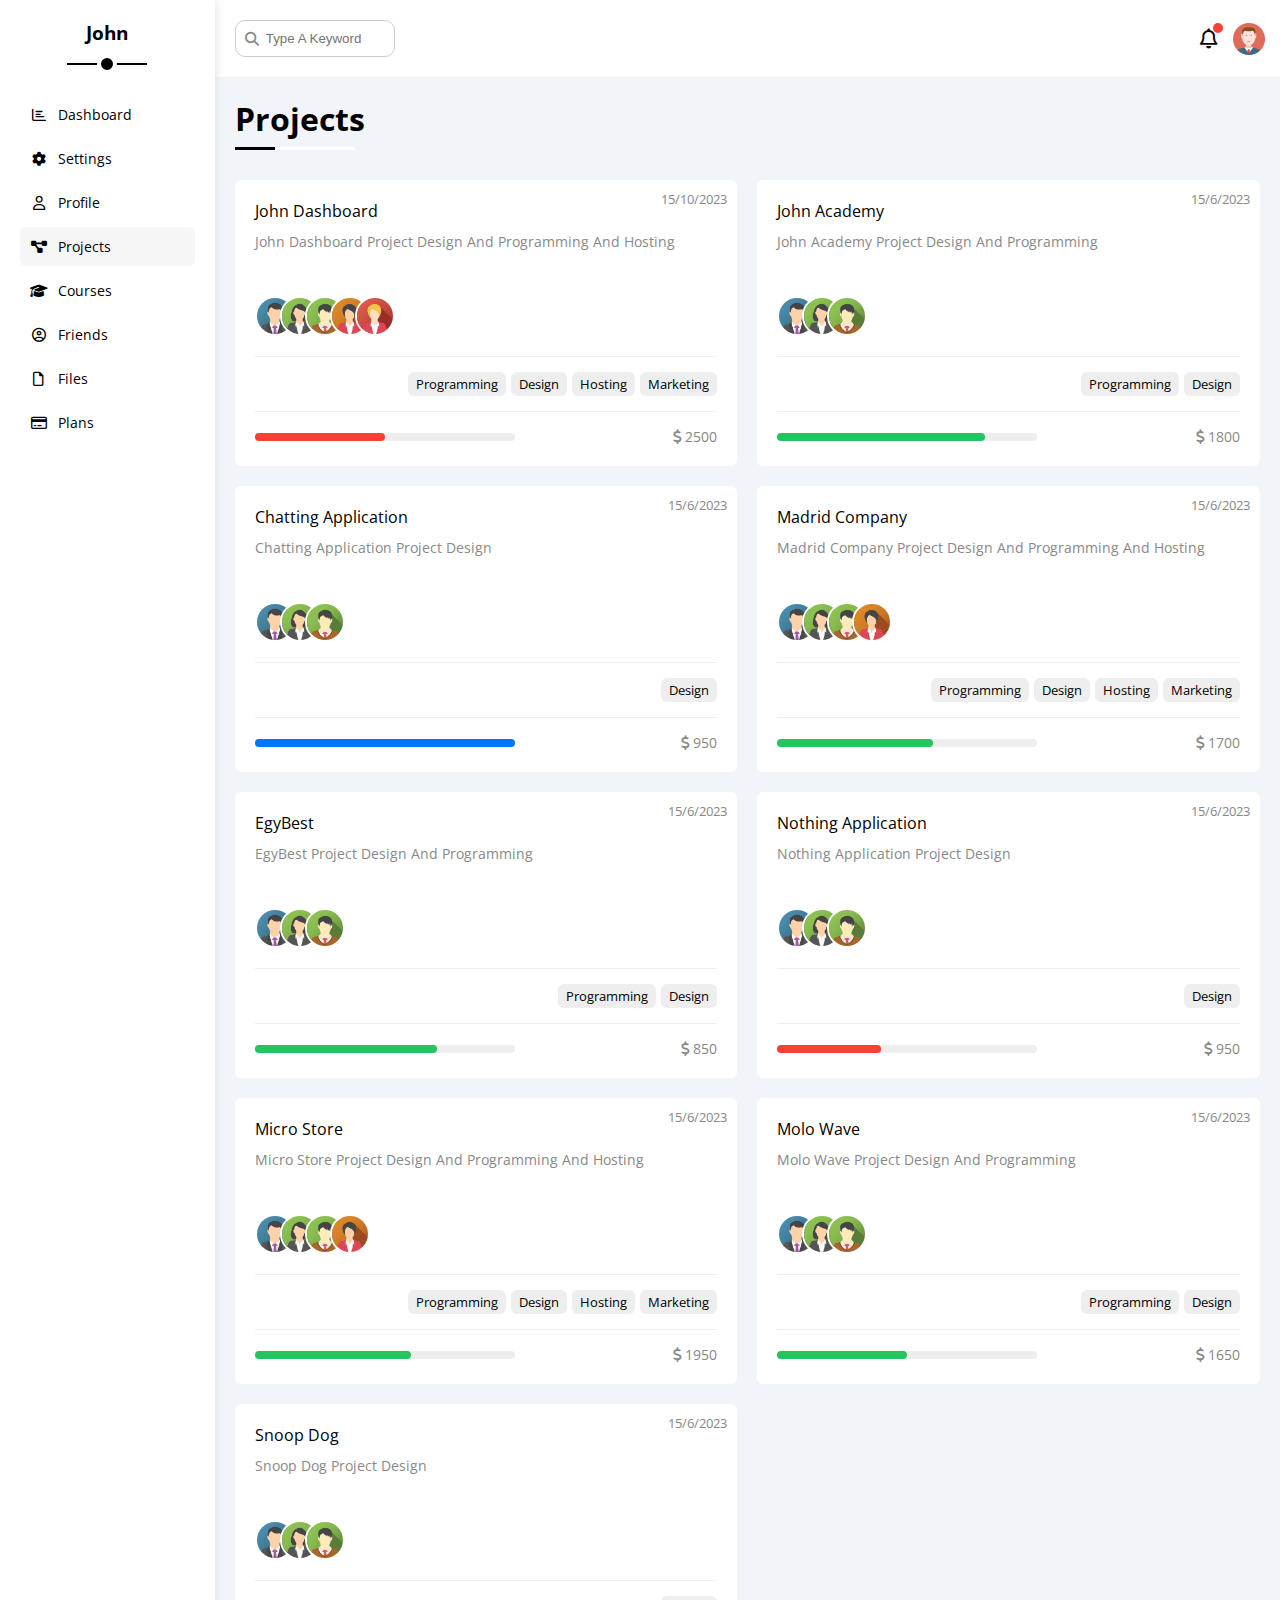
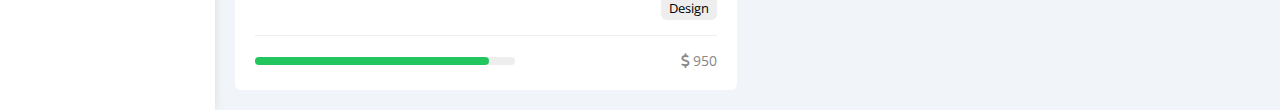
<file: projects.html>
<!DOCTYPE html>
<html lang="en">
   <head>
      <meta charset="UTF-8">
      <meta http-equiv="X-UA-Compatible" content="IE=edge">
      <meta name="viewport" content="width=device-width, initial-scale=1.0">
      <link rel="stylesheet" href="css/all.min.css">
      <link rel="stylesheet" href="css/framework.css">
      <link rel="stylesheet" href="css/master.css">
      <link rel="preconnect" href="https://fonts.googleapis.com">
      <link rel="preconnect" href="https://fonts.gstatic.com" crossorigin>
      <link href="https://fonts.googleapis.com/css2?family=Cairo:wght@300;400;700&family=Jomhuria&family=Open+Sans:wght@300;400;700&family=Work+Sans:wght@200;300;400;500;600;700;800&display=swap" rel="stylesheet">
      <title>Projects</title>
   </head>
   <body>
      <div class="page d-flex">
         <div class="sidebar bg-white p-20 p-relative">
            <h3 class="p-relative txt-c mt-0">John</h3>
            <ul>
               <li>
                  <a class="d-flex align-center fs-14 c-black rad-6 p-10" href="index.html">
                     <i class="fa-regular fa-chart-bar fa-fw"></i>
                     <span>Dashboard</span>
                  </a>
               </li>
               <li>
                  <a class="d-flex align-center fs-14 c-black rad-6 p-10" href="settings.html">
                     <i class="fa-solid fa-gear fa-fw"></i>
                     <span>Settings</span>
                  </a>
               </li> 
               <li>
                  <a class="d-flex align-center fs-14 c-black rad-6 p-10" href="profile.html">
                     <i class="fa-regular fa-user fa-fw"></i>
                     <span>Profile</span>
                  </a>
               </li> 
               <li>
                  <a class="active d-flex align-center fs-14 c-black rad-6 p-10" href="projects.html">
                     <i class="fa-solid fa-diagram-project fa-fw"></i>
                     <span>Projects</span>
                  </a>
               </li>
               <li>
                  <a class="d-flex align-center fs-14 c-black rad-6 p-10" href="courses.html">
                     <i class="fa-solid fa-graduation-cap fa-fw"></i>
                     <span>Courses</span>
                  </a>
               </li> 
               <li>
                  <a class="d-flex align-center fs-14 c-black rad-6 p-10" href="friends.html">
                     <i class="fa-regular fa-circle-user fa-fw"></i>
                     <span>Friends</span>
                  </a>
               </li> 
               <li>
                  <a class="d-flex align-center fs-14 c-black rad-6 p-10" href="files.html">
                     <i class="fa-regular fa-file fa-fw"></i>
                     <span>Files</span>
                  </a>
               </li> 
               <li>
                  <a class="d-flex align-center fs-14 c-black rad-6 p-10" href="plans.html">
                     <i class="fa-regular fa-credit-card fa-fw"></i>
                     <span>Plans</span>
                  </a>
               </li> 
            </ul>
         </div>
         <div class="content w-full">
            <!-- Start Head -->
            <div class="head bg-white p-15 d-flex align-center between-flex">
               <div class="search p-relative">
                  <input type="search" placeholder="Type A Keyword" class="p-10">
               </div>
               <div class="icons d-flex align-center">
                  <span class="notification p-relative">
                     <i class="fa-regular fa-bell fa-lg"></i>
                  </span>
                  <img src="img/avatar.png" alt="">
               </div>
            </div>
            <!-- End Head -->
            <h1 class="p-relative">Projects</h1>
            <div class="projects-page d-grid m-20 gap-20">
               <div class="project bg-white p-20 rad-6 p-relative">
                  <span class="date fs-13 c-gray">15/10/2023</span>
                  <h4 class="m-0">John Dashboard</h4>
                  <p class="c-gray mt-10 mb-10 fs-14">John Dashboard Project Design And Programming And Hosting</p>
                  <div class="team">
                     <a href=""><img src="img/team-01.png" alt=""></a>
                     <a href=""><img src="img/team-02.png" alt=""></a>
                     <a href=""><img src="img/team-03.png" alt=""></a>
                     <a href=""><img src="img/team-04.png" alt=""></a>
                     <a href=""><img src="img/team-05.png" alt=""></a>
                  </div>
                  <div class="do d-flex">
                     <span class="fs-13 rad-6 bg-eee">Programming</span>
                     <span class="fs-13 rad-6 bg-eee">Design</span>
                     <span class="fs-13 rad-6 bg-eee">Hosting</span>
                     <span class="fs-13 rad-6 bg-eee">Marketing</span>
                  </div>
                  <div class="info between-flex">
                     <div class="prog bg-eee">
                        <span style="width: 50%" class="bg-red"></span>
                     </div>
                     <div class="fs-14 c-gray">
                        <i class="fa-solid fa-dollar-sign"></i>
                        2500
                     </div>
                  </div>
               </div>
               <div class="project bg-white p-20 rad-6 p-relative">
                  <span class="date fs-13 c-gray">15/6/2023</span>
                  <h4 class="m-0">John Academy</h4>
                  <p class="c-gray mt-10 mb-10 fs-14">John Academy Project Design And Programming</p>
                  <div class="team">
                     <a href=""><img src="img/team-01.png" alt=""></a>
                     <a href=""><img src="img/team-02.png" alt=""></a>
                     <a href=""><img src="img/team-03.png" alt=""></a>
                  </div>
                  <div class="do d-flex">
                     <span class="fs-13 rad-6 bg-eee">Programming</span>
                     <span class="fs-13 rad-6 bg-eee">Design</span>
                  </div>
                  <div class="info between-flex">
                     <div class="prog bg-eee">
                        <span style="width: 80%" class="bg-green"></span>
                     </div>
                     <div class="fs-14 c-gray">
                        <i class="fa-solid fa-dollar-sign"></i>
                        1800
                     </div>
                  </div>
               </div>
               <div class="project bg-white p-20 rad-6 p-relative">
                  <span class="date fs-13 c-gray">15/6/2023</span>
                  <h4 class="m-0">Chatting Application</h4>
                  <p class="c-gray mt-10 mb-10 fs-14">Chatting Application Project Design</p>
                  <div class="team">
                     <a href=""><img src="img/team-01.png" alt=""></a>
                     <a href=""><img src="img/team-02.png" alt=""></a>
                     <a href=""><img src="img/team-03.png" alt=""></a>
                  </div>
                  <div class="do d-flex">
                     <span class="fs-13 rad-6 bg-eee">Design</span>
                  </div>
                  <div class="info between-flex">
                     <div class="prog bg-eee">
                        <span style="width: 100%" class="bg-blue"></span>
                     </div>
                     <div class="fs-14 c-gray">
                        <i class="fa-solid fa-dollar-sign"></i>
                        950
                     </div>
                  </div>
               </div>
               <div class="project bg-white p-20 rad-6 p-relative">
                  <span class="date fs-13 c-gray">15/6/2023</span>
                  <h4 class="m-0">Madrid Company</h4>
                  <p class="c-gray mt-10 mb-10 fs-14">Madrid Company Project Design And Programming And Hosting</p>
                  <div class="team">
                     <a href=""><img src="img/team-01.png" alt=""></a>
                     <a href=""><img src="img/team-02.png" alt=""></a>
                     <a href=""><img src="img/team-03.png" alt=""></a>
                     <a href=""><img src="img/team-04.png" alt=""></a>
                  </div>
                  <div class="do d-flex">
                     <span class="fs-13 rad-6 bg-eee">Programming</span>
                     <span class="fs-13 rad-6 bg-eee">Design</span>
                     <span class="fs-13 rad-6 bg-eee">Hosting</span>
                     <span class="fs-13 rad-6 bg-eee">Marketing</span>
                  </div>
                  <div class="info between-flex">
                     <div class="prog bg-eee">
                        <span style="width: 60%" class="bg-green"></span>
                     </div>
                     <div class="fs-14 c-gray">
                        <i class="fa-solid fa-dollar-sign"></i>
                        1700
                     </div>
                  </div>
               </div>
               <div class="project bg-white p-20 rad-6 p-relative">
                  <span class="date fs-13 c-gray">15/6/2023</span>
                  <h4 class="m-0">EgyBest</h4>
                  <p class="c-gray mt-10 mb-10 fs-14">EgyBest Project Design And Programming</p>
                  <div class="team">
                     <a href=""><img src="img/team-01.png" alt=""></a>
                     <a href=""><img src="img/team-02.png" alt=""></a>
                     <a href=""><img src="img/team-03.png" alt=""></a>
                  </div>
                  <div class="do d-flex">
                     <span class="fs-13 rad-6 bg-eee">Programming</span>
                     <span class="fs-13 rad-6 bg-eee">Design</span>
                  </div>
                  <div class="info between-flex">
                     <div class="prog bg-eee">
                        <span style="width: 70%" class="bg-green"></span>
                     </div>
                     <div class="fs-14 c-gray">
                        <i class="fa-solid fa-dollar-sign"></i>
                        850
                     </div>
                  </div>
               </div>
               <div class="project bg-white p-20 rad-6 p-relative">
                  <span class="date fs-13 c-gray">15/6/2023</span>
                  <h4 class="m-0">Nothing Application</h4>
                  <p class="c-gray mt-10 mb-10 fs-14">Nothing Application Project Design</p>
                  <div class="team">
                     <a href=""><img src="img/team-01.png" alt=""></a>
                     <a href=""><img src="img/team-02.png" alt=""></a>
                     <a href=""><img src="img/team-03.png" alt=""></a>
                  </div>
                  <div class="do d-flex">
                     <span class="fs-13 rad-6 bg-eee">Design</span>
                  </div>
                  <div class="info between-flex">
                     <div class="prog bg-eee">
                        <span style="width: 40%" class="bg-red"></span>
                     </div>
                     <div class="fs-14 c-gray">
                        <i class="fa-solid fa-dollar-sign"></i>
                        950
                     </div>
                  </div>
               </div>
               <div class="project bg-white p-20 rad-6 p-relative">
                  <span class="date fs-13 c-gray">15/6/2023</span>
                  <h4 class="m-0">Micro Store</h4>
                  <p class="c-gray mt-10 mb-10 fs-14">Micro Store Project Design And Programming And Hosting</p>
                  <div class="team">
                     <a href=""><img src="img/team-01.png" alt=""></a>
                     <a href=""><img src="img/team-02.png" alt=""></a>
                     <a href=""><img src="img/team-03.png" alt=""></a>
                     <a href=""><img src="img/team-04.png" alt=""></a>
                  </div>
                  <div class="do d-flex">
                     <span class="fs-13 rad-6 bg-eee">Programming</span>
                     <span class="fs-13 rad-6 bg-eee">Design</span>
                     <span class="fs-13 rad-6 bg-eee">Hosting</span>
                     <span class="fs-13 rad-6 bg-eee">Marketing</span>
                  </div>
                  <div class="info between-flex">
                     <div class="prog bg-eee">
                        <span style="width: 60%" class="bg-green"></span>
                     </div>
                     <div class="fs-14 c-gray">
                        <i class="fa-solid fa-dollar-sign"></i>
                        1950
                     </div>
                  </div>
               </div>
               <div class="project bg-white p-20 rad-6 p-relative">
                  <span class="date fs-13 c-gray">15/6/2023</span>
                  <h4 class="m-0">Molo Wave</h4>
                  <p class="c-gray mt-10 mb-10 fs-14">Molo Wave Project Design And Programming</p>
                  <div class="team">
                     <a href=""><img src="img/team-01.png" alt=""></a>
                     <a href=""><img src="img/team-02.png" alt=""></a>
                     <a href=""><img src="img/team-03.png" alt=""></a>
                  </div>
                  <div class="do d-flex">
                     <span class="fs-13 rad-6 bg-eee">Programming</span>
                     <span class="fs-13 rad-6 bg-eee">Design</span>
                  </div>
                  <div class="info between-flex">
                     <div class="prog bg-eee">
                        <span style="width: 50%" class="bg-green"></span>
                     </div>
                     <div class="fs-14 c-gray">
                        <i class="fa-solid fa-dollar-sign"></i>
                        1650
                     </div>
                  </div>
               </div>
               <div class="project bg-white p-20 rad-6 p-relative">
                  <span class="date fs-13 c-gray">15/6/2023</span>
                  <h4 class="m-0">Snoop Dog</h4>
                  <p class="c-gray mt-10 mb-10 fs-14">Snoop Dog Project Design</p>
                  <div class="team">
                     <a href=""><img src="img/team-01.png" alt=""></a>
                     <a href=""><img src="img/team-02.png" alt=""></a>
                     <a href=""><img src="img/team-03.png" alt=""></a>
                  </div>
                  <div class="do d-flex">
                     <span class="fs-13 rad-6 bg-eee">Design</span>
                  </div>
                  <div class="info between-flex">
                     <div class="prog bg-eee">
                        <span style="width: 90%" class="bg-green"></span>
                     </div>
                     <div class="fs-14 c-gray">
                        <i class="fa-solid fa-dollar-sign"></i>
                        950
                     </div>
                  </div>
               </div>
            </div>
         </div>
      </div>
   </body>
</html>
</file>
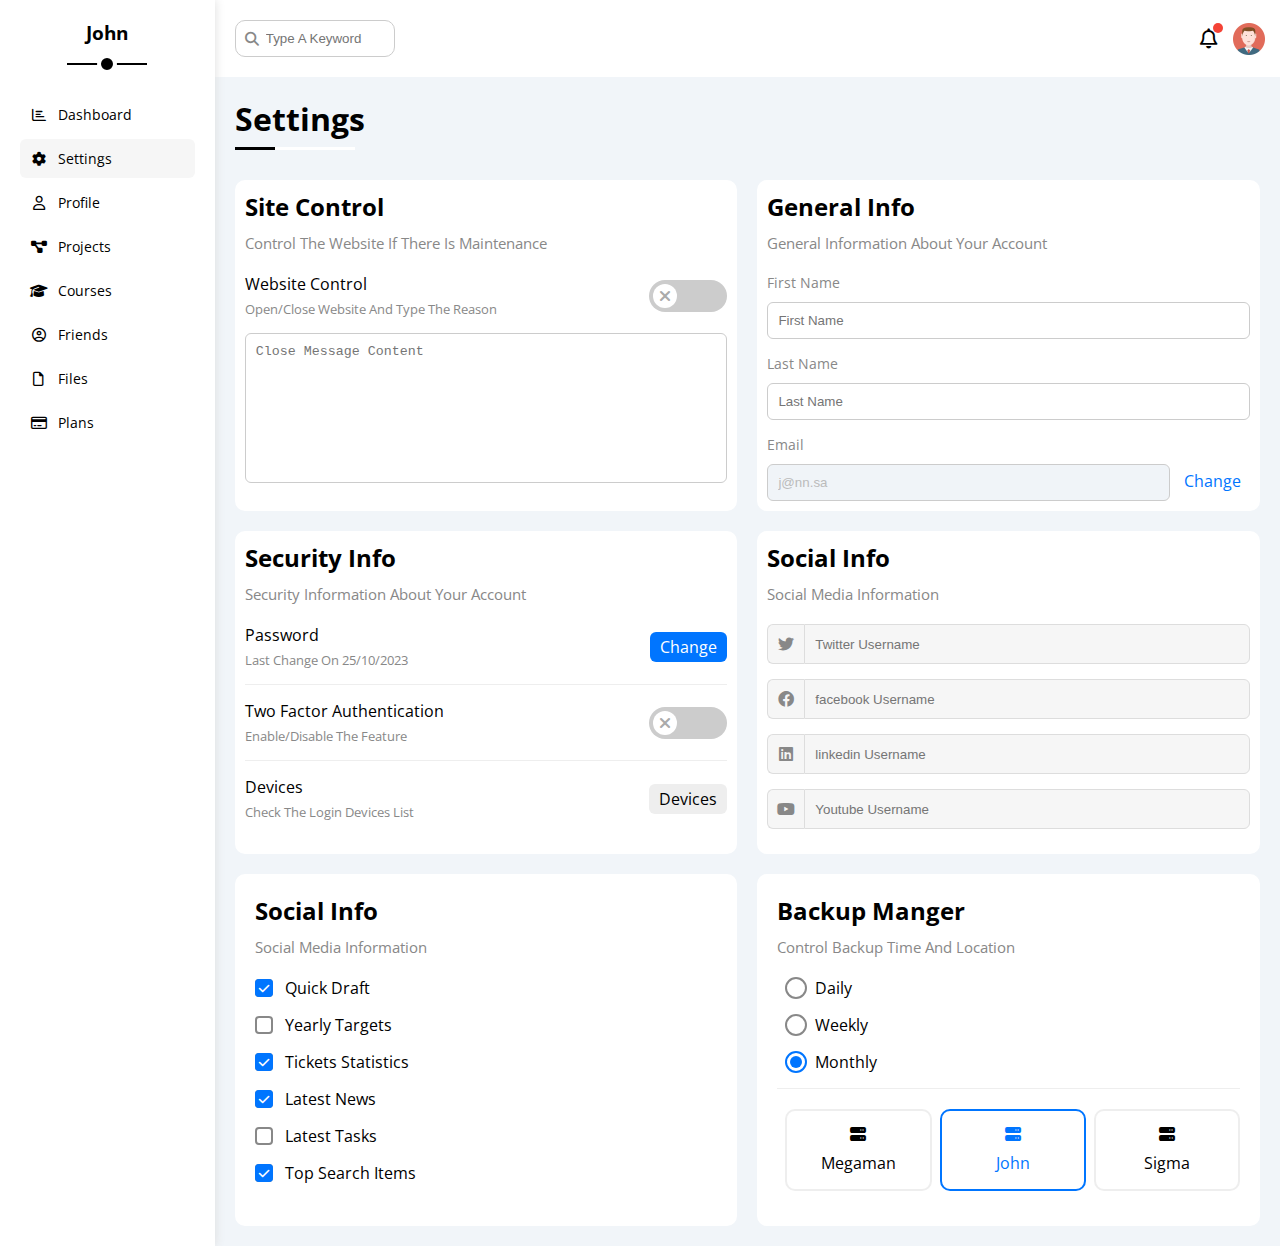
<file: settings.html>
<!DOCTYPE html>
<html lang="en">
   <head>
      <meta charset="UTF-8">
      <meta http-equiv="X-UA-Compatible" content="IE=edge">
      <meta name="viewport" content="width=device-width, initial-scale=1.0">
      <link rel="stylesheet" href="css/all.min.css">
      <link rel="stylesheet" href="css/framework.css">
      <link rel="stylesheet" href="css/master.css">
      <link rel="preconnect" href="https://fonts.googleapis.com">
      <link rel="preconnect" href="https://fonts.gstatic.com" crossorigin>
      <link href="https://fonts.googleapis.com/css2?family=Cairo:wght@300;400;700&family=Jomhuria&family=Open+Sans:wght@300;400;700&family=Work+Sans:wght@200;300;400;500;600;700;800&display=swap" rel="stylesheet">
      <title>Settings</title>
   </head>
   <body>
      <div class="page d-flex">
         <div class="sidebar bg-white p-20 p-relative">
            <h3 class="p-relative txt-c mt-0">John</h3>
            <ul>
               <li>
                  <a class="d-flex align-center fs-14 c-black rad-6 p-10" href="index.html">
                     <i class="fa-regular fa-chart-bar fa-fw"></i>
                     <span>Dashboard</span>
                  </a>
               </li>
               <li>
                  <a class="active d-flex align-center fs-14 c-black rad-6 p-10" href="settings.html">
                     <i class="fa-solid fa-gear fa-fw"></i>
                     <span>Settings</span>
                  </a>
               </li> 
               <li>
                  <a class="d-flex align-center fs-14 c-black rad-6 p-10" href="profile.html">
                     <i class="fa-regular fa-user fa-fw"></i>
                     <span>Profile</span>
                  </a>
               </li> 
               <li>
                  <a class="d-flex align-center fs-14 c-black rad-6 p-10" href="projects.html">
                     <i class="fa-solid fa-diagram-project fa-fw"></i>
                     <span>Projects</span>
                  </a>
               </li>
               <li>
                  <a class="d-flex align-center fs-14 c-black rad-6 p-10" href="courses.html">
                     <i class="fa-solid fa-graduation-cap fa-fw"></i>
                     <span>Courses</span>
                  </a>
               </li> 
               <li>
                  <a class="d-flex align-center fs-14 c-black rad-6 p-10" href="friends.html">
                     <i class="fa-regular fa-circle-user fa-fw"></i>
                     <span>Friends</span>
                  </a>
               </li> 
               <li>
                  <a class="d-flex align-center fs-14 c-black rad-6 p-10" href="files.html">
                     <i class="fa-regular fa-file fa-fw"></i>
                     <span>Files</span>
                  </a>
               </li> 
               <li>
                  <a class="d-flex align-center fs-14 c-black rad-6 p-10" href="plans.html">
                     <i class="fa-regular fa-credit-card fa-fw"></i>
                     <span>Plans</span>
                  </a>
               </li> 
            </ul>
         </div>
         <div class="content w-full">
            <!-- Start Head -->
            <div class="head bg-white p-15 d-flex align-center between-flex">
               <div class="search p-relative">
                  <input type="search" placeholder="Type A Keyword" class="p-10">
               </div>
               <div class="icons d-flex align-center">
                  <span class="notification p-relative">
                     <i class="fa-regular fa-bell fa-lg"></i>
                  </span>
                  <img src="img/avatar.png" alt="">
               </div>
            </div>
            <!-- End Head -->
            <h1 class="p-relative">Settings</h1>
            <div class="settings-page m-20 d-grid gap-20">
               <!-- Start Settings Box -->
               <div class="p-10 bg-white rad-10">
                  <h2 class="mt-0 mb-10">Site Control</h2>
                  <p class="mt-0 mb-20 fs-15 c-gray">Control The Website If There Is Maintenance</p>
                  <div class="mb-15 between-flex">
                     <div>
                        <span>Website Control</span>
                        <p class="c-gray mt-5 mb-0 fs-13">Open/Close Website And Type The Reason</p>
                     </div>
                     <div>
                        <label>
                           <input type="checkbox" class="toggle-checkbox" >
                           <div class="toggle-switch"></div>
                        </label>
                     </div>
                  </div>
                  <textarea class="close-message p-10 rad-6 d-block w-full" placeholder="Close Message Content"></textarea>
               </div>
               <!-- End Settings Box -->
               <!-- Start Settings Box -->
               <div class="p-10 bg-white rad-10">
                  <h2 class="mt-0 mb-10">General Info</h2>
                  <p class="mt-0 mb-20 fs-15 c-gray">General Information About Your Account</p>
                  <div class="mb-15">
                     <label for="first" class="fs-14 c-gray d-block mb-10 ">First Name</label>
                     <input class=" b-none border-ccc p-10 rad-6 d-block w-full" id="first" placeholder="First Name" type="text"></input>
                  </div>
                  <div class="mb-15">
                     <label for="last" class="fs-14 c-gray d-block mb-10 ">Last Name</label>
                     <input class=" b-none border-ccc p-10 rad-6 d-block w-full" id="last" placeholder="Last Name" type="text"></input>
                  </div>
                  <div>
                     <label for="email" class="fs-14 c-gray d-block mb-10 ">Email</label>
                     <input class="email b-none border-ccc p-10 rad-6 d-block w-full mr-10" id="email" type="email" value="j@nn.sa" disabled></input>
                     <a href="#" class="c-blue">Change</a>
                  </div>
               </div>
               <!-- End Settings Box -->
               <!-- Start Settings Box -->
               <div class="p-10 bg-white rad-10">
                  <h2 class="mt-0 mb-10">Security Info</h2>
                  <p class="mt-0 mb-20 fs-15 c-gray">Security Information About Your Account</p>
                  <div class="sec-box mb-15 between-flex">
                     <div>
                        <span>Password</span>
                        <p class="c-gray mt-5 mb-0 fs-13">Last Change On 25/10/2023</p>
                     </div>
                     <a href="#" class="bg-blue c-white btn-shape button">Change</a>
                  </div>
                  <div class="sec-box mb-15 between-flex">
                     <div>
                        <span>Two Factor Authentication</span>
                        <p class="c-gray mt-5 mb-0 fs-13">Enable/Disable The Feature</p>
                     </div>
                     <label>
                        <input type="checkbox" class="toggle-checkbox" >
                        <div class="toggle-switch"></div>
                     </label>
                  </div>
                  <div class="sec-box between-flex">
                     <div>
                        <span>Devices</span>
                        <p class="c-gray mt-5 mb-0 fs-13">Check The Login Devices List</p>
                     </div>
                     <a href="#" class="c-black bg-eee btn-shape">Devices</a>
                  </div>
               </div>
               <!-- End Settings Box -->
               <!-- Start Settings Box -->
               <div class="social-boxes p-10 bg-white rad-10">
                  <h2 class="mt-0 mb-10">Social Info</h2>
                  <p class="mt-0 mb-20 fs-15 c-gray">Social Media Information</p>
                  <div class="d-flex align-center mb-15">
                     <i class="fa-brands fa-twitter center-flex c-gray"></i>
                     <input class="w-full" type="text" placeholder="Twitter Username">
                  </div>
                  <div class="d-flex align-center mb-15">
                     <i class="fa-brands fa-facebook center-flex c-gray"></i>
                     <input class="w-full" type="text" placeholder="facebook Username">
                  </div>
                  <div class="d-flex align-center mb-15">
                     <i class="fa-brands fa-linkedin center-flex c-gray"></i>
                     <input class="w-full" type="text" placeholder="linkedin Username">
                  </div>
                  <div class="d-flex align-center mb-15">
                     <i class="fa-brands fa-youtube center-flex c-gray"></i>
                     <input class="w-full" type="text" placeholder="Youtube Username">
                  </div>
               </div>
               <!-- End Settings Box -->
               <!-- Start Settings Box -->
               <div class="widgets-control p-20 bg-white rad-10">
                  <h2 class="mt-0 mb-10">Social Info</h2>
                  <p class="mt-0 mb-20 c-gray fs-15">Social Media Information</p>
                  <div class="control d-flex align-center mb-15">
                     <input type="checkbox" id="one" checked>
                     <label for="one">Quick Draft</label>
                  </div>
                  <div class="control d-flex align-center mb-15">
                     <input type="checkbox" id="two">
                     <label for="two">Yearly Targets</label>
                  </div>
                  <div class="control d-flex align-center mb-15">
                     <input type="checkbox" id="three" checked>
                     <label for="three">Tickets Statistics</label>
                  </div>
                  <div class="control d-flex align-center mb-15">
                     <input type="checkbox" id="four" checked>
                     <label for="four">Latest News</label>
                  </div>
                  <div class="control d-flex align-center mb-15">
                     <input type="checkbox" id="five">
                     <label for="five">Latest Tasks</label>
                  </div>
                  <div class="control d-flex align-center mb-15">
                     <input type="checkbox" id="six" checked>
                     <label for="six">Top Search Items</label>
                  </div>
               </div>
               <!-- End Settings Box -->
               <!-- Start Settings Box -->
               <div class="backup-control p-20 bg-white rad-10">
                  <h2 class="mt-0 mb-10">Backup Manger</h2>
                  <p class="mt-0 mb-20 c-gray fs-15">Control Backup Time And Location</p>
                  <div class="date d-flex align-center mb-15">
                     <input type="radio" id="daily" name="time" checked>
                     <label for="daily">Daily</label>
                  </div>
                  <div class="date d-flex align-center mb-15">
                     <input type="radio" id="weekly" name="time" checked>
                     <label for="weekly">Weekly</label>
                  </div>
                  <div class="date d-flex align-center mb-15">
                     <input type="radio" id="monthly" name="time" checked>
                     <label for="monthly">Monthly</label>
                  </div>
                  <div class="servers d-flex align-center txt-c">
                     <input type="radio" name="servers" id="server-one">
                     <div class="server mb-15 w-full rad-10">
                        <label class="m-15 d-block" for="server-one">
                           <i class="fa-solid fa-server d-block mb-10"></i>
                           Megaman
                        </label>
                     </div>
                     <input type="radio" name="servers" id="server-two" checked>
                     <div class="server mb-15 w-full rad-10">
                        <label class="m-15 d-block" for="server-two">
                           <i class="fa-solid fa-server d-block mb-10"></i>
                           John
                        </label>
                     </div>
                     <input type="radio" name="servers" id="server-three">
                     <div class="server mb-15 w-full rad-10">
                        <label class="m-15 d-block" for="server-three">
                           <i class="fa-solid fa-server d-block mb-10"></i>
                           Sigma
                        </label>
                     </div>
                  </div>
               </div>
               <!-- End Settings Box -->
            </div>
         </div>
      </div>
   </body>
</html>
</file>
<file: css/framework.css>
/* Start Box */
.d-flex {
   display: flex;
}
.align-center {
   align-items: center;
}
.space-between {
   justify-content: space-between;
}
.f-wrap {
   flex-wrap: wrap;
}
.d-grid {
   display: grid;
}
.gap-20 {
   gap: 20px;
}
.d-block {
   display: block;
}
@media (max-width: 767px) {
   .block-mobile {
      display: block;
   }
   .hide-mobile {
      display: none;
   }
}
/* End Box*/
/* Start Padding + Margin */
.p-10 {
   padding: 10px;
}
.p-20 {
   padding: 20px;
}
.p-15 {
   padding: 15px;
}
.pt-10 {
   padding-top: 10px;
}
.pt-15 {
   padding-top: 15px;
}
.pt-20 {
   padding-top: 20px;
}
.pb-10 {
   padding-bottom: 10px;
}
.pb-15 {
   padding-bottom: 15px;
}
.pb-20 {
   padding-bottom: 20px;
}
.pl-15 {
   padding-left: 15px;
}
.m-0 {
   margin: 0;
}
.m-15 {
   margin: 15px;
}
.m-20 {
   margin: 20px;
}
.mt-0 {
   margin-top: 0;
}
.mt-5 {
   margin-top: 5px;
}
.mt-10 {
   margin-top: 10px;
}
.mt-15 {
   margin-top: 15px;
}
.mt-20 {
   margin-top: 20px;
}
.mt-25 {
   margin-top: 25px;
}
.mr-10 {
   margin-right: 10px;
}
.mr-15 {
   margin-right: 15px;
}
.mb-0 {
   margin-bottom: 0;
}
.mb-5 {
   margin-bottom: 5px;
}
.mb-10 {
   margin-bottom: 10px;
}
.mb-15 {
   margin-bottom: 15px;
}
.mb-20 {
   margin-bottom: 20px;
}
.mb-25 {
   margin-bottom: 25px;
}
.w-full {
   width: 100%;
}
.w-fit {
   width: fit-content;
}
.w-100 {
   width: 100px;
}
.h-full {
   height: 100%;
}
.h-100 {
   height: 100px;
}
/* End Padding + Margin */
/* Start Color */
.bg-white {
   background-color: white;
}
.bg-eee {
   background-color: #eee;
}
.bg-blue {
   background-color: var(--blue-color);
}
.bg-orange {
   background-color: var(--orange-color);
}
.bg-green {
   background-color: var(--green-color);
}
.bg-red {
   background-color: var(--red-color);
}
.c-black {
   color: black;
}
.c-gray {
   color: var(--gray-color);
}
.c-white {
   color: white;
}
.c-blue {
   color: var(--blue-color)
}
.c-orange {
   color: var(--orange-color);
}
.c-green {
   color: var(--green-color);
}
.c-red {
   color: var(--red-color);
}
/*End Color*/
/* Start Position */
.p-relative {
   position: relative;
}
.p-absolute {
   position: absolute;
}
/* End Position */
/* Start Font */
.txt-c {
   text-align: center;
}
@media (max-width: 767px) {
   .txt-c-mobile {
      text-align: center;
   }
}
.fs-13 {
   font-size: 13px;
}
.fs-14 {
   font-size: 14px;
}
.fs-15 {
   font-size: 15px;
}
.fs-25 {
   font-size: 25px;
}
.fw-bold {
   font-weight: bold;
}
/* End Font */
/* Start Border */ 
.rad-6 {
   border-radius: 6px;
}
.rad-10 {
   border-radius: 10px;
}
.rad-half {
   border-radius: 50%;
}
.b-none {
   border: none;
}
.border-ccc {
   border: #ccc 1px solid;
}
.border-eee {
   border: 1px solid #eee;
}
/* End Border */
/* Start Components */
.between-flex {
   display: flex;
   align-items: center;
   justify-content: space-between;
}
.center-flex {
   display: flex;
   align-items: center;
   justify-content: center;
}
.btn-shape {
   padding: 4px 10px;
   border-radius: 6px;
}
/* End Components */
</file>
<file: css/master.css>
:root {
   --blue-color: #0075ff;
   --blue-alt-color: #0d69d5;
   --orange-color: #f59e0b;
   --green-color: #22c55e;
   --red-color: #f44336;
   --gray-color: #888;
}
* {
   box-sizing: border-box;
}
body {
   margin: 0;
   font-family: "open Sans" , "sans-serif";
}
:focus {
   outline: none;
}
a {
   text-decoration: none;
}
.page {
   min-height: 100vh;
   background-color: #f1f5f9;
}
ul {
   list-style: none;
   padding: 0;
}
::-webkit-scrollbar {
   width: 13px;
}
::-webkit-scrollbar-track {
   background-color: white;
}
::-webkit-scrollbar-thumb {
   background-color: var(--blue-color);
}
::-webkit-scrollbar-thumb:hover {
   background-color: var(--blue-alt-color);
}
/* Start Side Bar */
.sidebar {
   width: 250px;
   box-shadow: 0 0 10px #ddd;
}
.sidebar > h3 {
   margin-bottom: 50px;
}
.sidebar > h3::before,
.sidebar > h3::after {
   content: '';
   background-color: black;
   position: absolute;
   transform: translateX(-50%);
   left: 50%;
}
.sidebar > h3::before {
   width: 80px;
   height: 2px;
   bottom: -20px;
}
.sidebar > h3::after {
   bottom: -29px;
   width: 12px;
   height: 12px;
   border-radius: 50%;
   background-color: black;
   border: 4px solid white;
}
.sidebar ul li a{
   transition: 0.3s;
   margin-bottom: 5px;
}
.sidebar ul li a:hover,
.sidebar ul li a.active {
   background-color: #f6f6f6;
}
.sidebar ul li a span {
   font-size: 14px;
   margin-left: 10px;
}
@media (max-width: 767px) {
   .sidebar {
      width: 58px;
      padding: 10px;
   }
   .sidebar > h3 {
      font-size: 13px;
      margin-bottom: 15px;
   }
   .sidebar > h3::before,
   .sidebar > h3::after {
      display: none;
   }
   .sidebar ul li a span {
      display: none;
   }
}
/* End Side Bar */
/* Start Content Head */
.content {
   overflow: hidden;
}
.head .search::before {
   font-family: var(--fa-style-family-classic);
   content: "\f002";
   font-weight: 900;
   position: absolute;
   left: 15px;
   top: 50%;
   transform: translateY(-50%);
   font-size: 14px;
   color: var(--gray-color);
}
.head .search input {
   border: 1px solid #ccc;
   border-radius: 10px;
   padding-left: 30px;
   margin: 5px;
   width: 160px;
   transition: width 0.3s;
}
.head .search input:focus {
   width: 200px;
}
.head .search input:focus::placeholder {
   opacity: 0;
}
.head .icons .notification::before {
   content: "";
   position: absolute;
   width: 10px;
   height: 10px;
   background-color: var(--red-color);
   border-radius: 50%;
   right: -5px;
   top: -5px;
}
.head .icons img {
   width: 32px;
   height: 32px;
   margin-left: 15px;
}
.page h1 {
   margin: 20px 20px 40px;
}
.page h1::before,
.page h1::after {
   content: '';
   height: 3px;
   position: absolute;
   bottom: -10px;
   left: 0;
}
.page h1::before {
   background-color: white;
   width: 120px;
}
.page h1::after {
   background-color: black;
   width: 40px;
}
.wrapper {
   grid-template-columns: repeat(auto-fill,minmax(400px, 1fr));
   margin-left: 20px;
   margin-right: 20px;
   margin-bottom: 20px;
}
@media (max-width: 767px) {
   .wrapper {
      grid-template-columns: minmax(200px, 1fr);
      margin-left: 10px;
      margin-right: 10px;
      gap: 10px;
   }
}
/* End Content Head */
/* Start Welcome Widget */
.welcome {
   overflow: hidden;
}
.welcome .intro img {
   width: 200px;
   margin-bottom: -10px;
}
.welcome .avatar {
   width: 64px;
   height: 64px;
   border-radius: 50%;
   padding: 2px;
   border: 2px solid white;
   box-shadow: 0 0 5px #ddd;
   margin-left: 20px;
   margin-top: -32px;
}
.welcome .body {
   border-top: 1px #eee solid;
   border-bottom: 1px #eee solid;
}
.welcome .body > div {
   flex: 1;
}
.welcome .visit {
   margin: 0 15px 15px auto;
   transition: .3s;
}
.welcome .visit:hover {
   background-color: var(--blue-alt-color);
}
@media (max-width: 767px) {
   .welcome .intro {
      padding-bottom: 30px;
   }
   .welcome .avatar {
      margin-left: 0;
   }
   .welcome .body > div:not(:last-child) {
      margin-bottom: 20px;
   }
}
/* End Welcome Widget*/
/* Start Quick Draft Widget */
.quick-draft textarea{
   resize: none;
   min-height: 180px;
}
.quick-draft .save {
   margin-left: auto;
   transition: .3s;
   cursor: pointer;
}
.quick-draft .save:hover {
   background-color: var(--blue-alt-color);
}
/* End Quick Draft Widget */
/* Start Target */
.targets .targets-row .icon {
   width: 80px;
   height: 80px;
   margin-right: 15px;
}
.targets .details {
   flex: 1;
}
.targets .details .progress {
   height: 4px;
}
.targets .details .progress > span {
   position: absolute;
   left: 0;
   top: 0;
   height: 100%;
}
.targets .details .progress > span span {
   position: absolute;
   bottom: 16px;
   right: -16px;
   color: white;
   padding: 2px 5px;
   border-radius: 6px;
   font-size: 13px;
}
.targets .details .progress > span span::after {
   content: "";
   border-color: transparent;
   border-width: 5px;
   border-style: solid;
   position: absolute;
   left: 50%;
   bottom: -10px;
   transform: translateX(-50%);
}
.targets .details .progress > .blue span::after {
   border-top-color: var(--blue-color);
}
.targets .details .progress > .orange span::after {
   border-top-color: var(--orange-color);
}
.targets .details .progress > .green span::after {
   border-top-color: var(--green-color);
}
.blue .icon,
.blue .progress {
   background-color: rgb(0 117 255 / 20%);
}
.orange .icon,
.orange .progress {
   background-color: rgb(245 158 11 / 20%);
}
.green .icon,
.green .progress {
   background-color: rgb(34 197 94 / 20%);
}
/* End Target */
/* Start Tickets */
.tickets .box {
   border: 1px solid #ccc;
   width: calc(50% - 10px)
}
@media (max-width: 767px) {
   .tickets .box {
      width: 100%
   }
}
/* End Tickets */
/* Start Latest News */
.latest-news .news-row:not(:last-of-type) {
   margin-bottom: 20px;
   padding-bottom: 20px;
   border-bottom: #eee solid 1px;
}
.latest-news .news-row img {
   width: 100px;
   border-radius: 6px;
   margin-right: 15px;
}
.latest-news .info {
   flex-grow: 1;
}
.latest-news .info h3 {
   margin: 0 0 6px;
   font-size: 16px;
}
@media (max-width: 767px) {
   .latest-news .news-row {
      display: block;
   }
   .latest-news .news-row .label {
      margin: 10px auto;
      width: fit-content;
   }
}
/* End Latest News */
/* Start Tasks */
.tasks .task-row:not(:last-of-type) {
   margin-bottom: 15px;
   padding-bottom: 15px;
   border-bottom: 1px solid #eee;
}
.tasks .info {
   flex-grow: 1;
}
.tasks .done {
   opacity: .3;
}
.tasks .done h3,
.tasks .done p {
   text-decoration: line-through;
} 
.tasks .delete {
   cursor: pointer;
   transition: .3s;
}
.tasks .delete:hover {
   color: var(--red-color);
}
/* End Tasks */
/* Start Latest Upload */
.latest-upload ul li:not(:last-child) {
   border-bottom: 1px solid #eee;
}
.latest-upload ul li img {
   width: 40px;
   height: 40px;
}
/* End Latest Upload */
/* Start Last Project*/
.last-project ul::before {
   content: "";
   position: absolute;
   left: 11px;
   width: 2px;
   height: 100%;
   background-color: var(--blue-color);
}
.last-project ul li::before {
   content: "";
   width: 20px;
   height: 20px;
   display: block;
   border-radius: 50%;
   background-color: white;
   border: 2px solid white;
   outline: 2px solid var(--blue-color);
   margin-right: 15px;
   z-index: 1;
}
.last-project ul li.done::before {
   background-color: var(--blue-color);
}
.last-project ul li.current::before {
   animation: change-color .8s infinite alternate;
}
.last-project .launch-icon {
   position: absolute;
   width: 160px;
   right: 0;
   bottom: 0;
   opacity: .1;
}
/* End Last Project*/
/* Start Reminders */
.reminders ul li .key {
   width: 15px;
   height: 15px;
}
.reminders ul li > .blue {
   border-left: 2px solid var(--blue-color);
}
.reminders ul li > .green {
   border-left: 2px solid var(--green-color);
}
.reminders ul li > .red {
   border-left: 2px solid var(--red-color);
}
.reminders ul li > .orange {
   border-left: 2px solid var(--orange-color);
}
/* End Reminders */
/* Start Latest Post */
.latest-post .avatar {
   width: 48px;
   height: 48px;
}
.latest-post .post-content {
   text-transform: capitalize;
   line-height: 1.8;
   border-top: 1px solid #eee;
   border-bottom: 1px solid #eee;
   min-height: 140px;
}
/* End Latest Post */
/* Start Social Media */
.social-media .box {
   padding-left: 70px;
}
.social-media .box i {
   position: absolute;
   left: 0;
   top: 0;
   width: 52px;
   transition: .3s;
}
.social-media .box i:hover {
   transform: rotate(5deg);
}
.social-media .twitter {
   background-color: rgb(29 161 242 / 20%);
   color: #1da1f2;
}
.social-media .twitter i,
.social-media .twitter a {
   background-color: #1da1f2;
}
.social-media .facebook {
   background-color: rgb(24 119 242 / 20%);
   color: #1877f2;
}
.social-media .facebook i,
.social-media .facebook a {
   background-color: #1877f2;
}
.social-media .youtube {
   background-color: rgb(255 0 0 / 20%);
   color: #ff0000;
}
.social-media .youtube i,
.social-media .youtube a {
   background-color: #ff0000;
}
.social-media .linkedin {
   background-color: rgb(0 119 181 / 20%);
   color: #0077b5;
}
.social-media .linkedin i,
.social-media .linkedin a {
   background-color: #0075ff;
}
/* End Social Media */
/* Start Projects Table */
.projects .responsive-table {
   overflow-x: auto;
}
.projects table {
   min-width: 1000px;
   border-spacing: 0;
}
.projects thead td {
   background-color: #eee;
   font-weight: bold;
}
.projects table td {
   padding: 15px;
}
.projects tbody td {
   border-bottom: 1px solid #eee;
   border-left: 1px solid #eee;
   transition: .3s;
}
.projects table tbody tr td:last-child {
   border-right: 1px solid #eee;
}
.projects tbody tr:hover td {
   background-color: #faf7f7;
}
.projects table img {
   width: 32px;
   height: 32px;
   border-radius: 50%;
   padding: 2px;
   background-color: white;
}
.projects table img:not(:first-child) {
   margin-left: -20px;
}
/* End Projects Table */
/* Start Settings */
.settings-page {
   grid-template-columns: repeat(auto-fill,minmax(500px,1fr));
}
@media (max-width: 767px) {
   .settings-page {
      grid-template-columns: minmax(100px,1fr);
      margin-left: 10px;
      margin-right: 10px;
      gap: 10px;
   }
}
.settings-page .close-message {
   border: 1px solid #ccc;
   resize: none;
   min-height: 150px;
}
.settings-page .email {
   display: inline-flex;
   width: calc(100% - 80px);
}
.settings-page .sec-box {
   padding-bottom: 15px;
}
.settings-page .sec-box:not(:last-of-type) {
   border-bottom: 1px solid #eee;
}
.settings-page .sec-box .button {
   transition: .3s;
}
.settings-page .sec-box .button:hover {
   background-color: var(--blue-alt-color);
}
.settings-page .social-boxes i {
   width: 40px;
   height: 40px;
   background-color: #f6f6f6;
   border: 1px solid #ddd;
   border-right: none;
   border-radius: 6px 0 0 6px;
   transition: .3s;
}
.settings-page .social-boxes input {
   height: 40px;
   background-color: #f6f6f6;
   border: 1px solid #ddd;
   padding-left: 10px;
   border-radius: 0 6px 6px 0 ;
}
.settings-page .social-boxes > div:focus-within i {
   color: black;
}
.widgets-control .control input[type="checkbox"] {
   -webkit-appearance: none;
   appearance: none;
   display: none;
}
.widgets-control .control label {
   padding-left: 30px;
   position: relative;
   cursor: pointer;
}
.widgets-control .control label::before,
.widgets-control .control label::after {
   content: '';
   position: absolute;
   top: 50%;
   left: 0;
   margin-top: -9px;
   border-radius: 4px;
}
.widgets-control .control label::before {
   content: "";
   width: 14px;
   height: 14px;
   border: 2px solid var(--gray-color);
   margin-top: -9px;
}
.widgets-control .control label:hover::before {
   border-color: var(--blue-alt-color);
}
.widgets-control .control label::after { 
   font-family: var(--fa-style-family-classic);
   content: "\f00c";
   font-weight: 900;
   background-color: var(--blue-color);
   color: white;
   font-size: 12px;
   height: 18px;
   width: 18px;
   display: flex;
   justify-content: center;
   align-items: center;
   transform: scale(0) rotate(360deg);
   transition: .3s;
}
.widgets-control .control input[type="checkbox"]:checked + label::after {
   transform: scale(1);
}
.backup-control input[type="radio"] {
   -webkit-appearance:none;
   appearance: none;
}
.backup-control .date label {
   padding-left: 30px;
   position: relative;
   cursor: pointer;
}
.backup-control .date label::before {
   content: '';
   position: absolute;
   top: 50%;
   left: 0;
   margin-top: -11px;
   width: 18px;
   height: 18px;
   border: 2px solid var(--gray-color);
   border-radius: 50%;
}
.backup-control .date label::after {
   content: '';
   position: absolute;
   left: 5px;
   top: 5px;
   border-radius: 50%;
   width: 12px;
   height: 12px;
   background: var(--blue-color);
   transition: .3s;
   transform: scale(0);
}
.backup-control .date input[type="radio"]:checked + label::before {
   border-color: var(--blue-color);
}
.backup-control .date input[type="radio"]:checked + label::after {
   transform: scale(1);
}
.backup-control .servers {
   border-top: 1px solid #eee;
   padding-top: 20px;
}
@media (max-width: 767px) {
   .backup-control .servers {
      flex-wrap: wrap;
   }
}
.backup-control .servers .server {
   border: 2px solid #eee;
   position: relative;
   transition: .3s;
}
.backup-control .servers .server label {
   cursor: pointer;
   transition: .3s;
}
.backup-control .servers input[type="radio"]:checked + .server {
   border-color: var(--blue-color);
   color: var(--blue-color);
}
.toggle-checkbox {
   -webkit-appearance: none;
   appearance: none;
   display: none;
}
.toggle-switch {
   background-color: #ccc;
   width: 78px;
   height: 32px;
   border-radius: 16px;
   position: relative;
   transition: .3s;
   cursor: pointer;
}
.toggle-switch::before {
   font-family: var(--fa-style-family-classic);
   content: '\f00d';
   font-weight: 900;
   background-color: white;
   width: 24px;
   height: 24px;
   position: absolute;
   border-radius: 50%;
   top: 4px;
   left: 4px;
   display: flex;
   justify-content: center;
   align-items: center;
   color: #aaa;
   transition: .3s;
}
.toggle-checkbox:checked + .toggle-switch{
   background-color: var(--blue-color);
}
.toggle-checkbox:checked + .toggle-switch::before {
   left: 50px;
   content: "\f00c";
   color: var(--blue-color);
}
.settings-page :disabled {
   cursor: no-drop;
   background-color: #f0f4f8;
   color: #bbb;
}
/* End Settings */
/* Start Profile Page */
@media (max-width: 767px) {
   .profile-page .overview {
      flex-direction: column;
   }
}
.profile-page .avatar-box {
   width: 300px;
}
@media (min-width: 768px) {
   .profile-page .avatar-box {
      border-right: 1px solid #eee;
   }
}
.profile-page .avatar-box > img {
   width: 120px;
   height: 120px;
}
.profile-page .avatar-box .level {
   height: 6px;
   overflow: hidden;
   margin: auto;
   width: 70%;
}
.profile-page .avatar-box .level span {
   position: absolute;
   left: 0;
   top: 0;
   height: 100%;
   background-color: var(--blue-color);
   border-radius: 6px;
}
.profile-page .info-box .box {
   flex-wrap: wrap;
   border-bottom: 1px solid #eee;
   transition: .3s;
}
.profile-page .info-box .box:hover {
   background-color: #f9f9f9;
}
.profile-page .info-box .box > div {
   min-width: 250px;
   padding: 10px 0 0;
}
.profile-page .info-box .box h4 {
   font-weight: normal;
}
.profile-page .info-box .toggle-switch {
   height: 20px;
}
@media (max-width: 767px) {
   .profile-page .info-box .toggle-switch {
      margin: auto;
   }
}
.profile-page .info-box .toggle-switch::before {
   width: 12px;
   height: 12px;
   font-size: 8px;
}
.profile-page .info-box .toggle-checkbox:checked  + .toggle-switch::before {
   left: 62px;
}
@media (max-width: 767px) {
   .profile-page .other-data {
      flex-direction: column;
   }
} 
.profile-page .skills-card {
   flex-grow: 1;

}
.profile-page .skills-card ul li{
   padding: 15px 0;
}
.profile-page .skills-card ul li:not(:last-child) {
   border-bottom: 1px solid #eee;
}
.profile-page .skills-card ul li span {
   display: inline-flex;
   padding: 4px 10px;
   background-color: #eee;
   border-radius: 6px;
   font-size: 14px;
}
.profile-page .skills-card ul li span:not(:last-child) {
   margin-right: 5px;
}
.profile-page .activities {
   flex-grow: 2;
}
.profile-page .activity:not(:last-of-type) {
   border-bottom: 1px solid #eee;
   padding-bottom: 20px;
   margin-bottom: 20px;
}
.profile-page .activity img {
   width: 64px;
   height: 64px;
   margin-right: 10px;
}
@media (min-width: 768px) {
   .profile-page .activity .date {
      margin-left: auto;
      text-align: right;
   }
}
@media (max-width: 767px) {
   .profile-page .activity {
      flex-direction: column;
   }
   .profile-page .activity img {
      margin-right: 0;
      margin-bottom: 15px;
   }
   .profile-page .activity .date{
      margin-top: 15px;
   }
}
/* End Profile Page */
/* Start Projects Page */
.projects-page {
   grid-template-columns: repeat(auto-fill,minmax(500px,1fr));
}
@media (max-width: 767px) {
   .projects-page {
      grid-template-columns: minmax(200px,1fr);
      margin-left: 10px;
      margin-right: 10px;
      gap: 10px;
   }
}
.projects-page .project .date {
   position: absolute;
   right: 10px;
   top: 10px;
}
.projects-page .project h4 {
   font-weight: normal;
}
.projects-page .project .team {
   position: relative;
   min-height: 80px;
}
.projects-page .project .team a {
   position: absolute;
   left: 0;
   bottom: 0;
}
.projects-page .project .team a:nth-child(2) {
   left: 25px;
}
.projects-page .project .team a:nth-child(3) {
   left: 50px;
}
.projects-page .project .team a:nth-child(4) {
   left: 75px;
}
.projects-page .project .team a:nth-child(5) {
   left: 100px;
}
.projects-page .project .team a:hover {
   z-index: 100;
}
.projects-page .project .team img {
   width: 40px;
   height: 40px;
   border-radius: 50%;
   border: 2px solid white;
}
.projects-page .project .do {
   justify-content: flex-end;
   border-top: 1px solid #eee;
   padding-top: 15px;
   margin-top: 15px;
}
.projects-page .project .do span {
   padding: 3px 8px;
   margin-left: 5px;
   width: fit-content;
}
@media (max-width: 767px) {
   .projects-page .project .do {
      flex-direction: column;
   }
   .projects-page .project .do span:not(:last-child) {
      margin-bottom: 15px;
   }
   .projects-page .project .info {
      flex-direction: column;
   }
   .projects-page .project .prog {
      margin-bottom: 15px;
   }
}
.projects-page .project .info {
   border-top: 1px solid #eee;
   margin-top: 15px;
   padding-top: 15px;
}
.projects-page .project .prog {
   height: 8px;
   width: 260px;
   position: relative;
   border-radius: 6px;
}
.projects-page .project .prog span {
   position: absolute;
   top: 0;
   left: 0;
   height: 100%;
   border-radius: 6px;
}
/* End Projects Page */
/* Start Courses Page */
.courses-page {
   grid-template-columns: repeat(auto-fill,minmax(300px,1fr));
}
@media (max-width: 767px) {
   .courses-page {
      grid-template-columns: minmax(200px,1fr);
      margin-left: 10px;
      margin-right: 10px;
      gap: 10px;
   }
}
.courses-page .course{
   overflow: hidden;
}
.courses-page .course .cover {
   max-width: 100%;
}
.courses-page .course .instructor {
   width: 64px;
   height: 64px;
   border-radius: 50%;
   position: absolute;
   top: 20px;
   left: 20px;
   border: 2px solid white;
}
.courses-page .course .description {
   line-height: 1.6;
}
.courses-page .course .info {
   border-top: 1px solid #eee;
   font-size: 13px;
}
.courses-page .course .info .title {
   position: absolute;
   left: 50%;
   transform: translateX(-50%);
   font-size: 13px;
   height: 27px;
   top: -13px;
}
/* End Courses Page  */
/* Start Friend Page */
.friends-page {
   grid-template-columns: repeat(auto-fill,minmax(300px,1fr));
}
@media (max-width: 767px) {
   .friends-page {
      grid-template-columns: minmax(200px,1fr);
      gap: 10px;
      margin-left: 10px;
      margin-right: 10px;
   }
}
.friends-page .contact {
   position: absolute;
   left: 10px;
   top: 10px;
}
.friends-page .contact i {
   background-color: #eee;
   padding: 10px;
   border-radius: 50%;
   color: #666;
   cursor: pointer;
   font-size: 13px;
   transition: .3s;
}
.friends-page .contact i:hover {
   background-color: var(--blue-color);
   color: white;
}
.friends-page .friend .icon {
   border-top: 1px solid #eee;
   border-bottom: 1px solid #eee;
   margin-top: 10px;
   margin-bottom: 15px;
   padding-top: 15px;
   padding-bottom: 15px;
}
.friends-page .friend .icon i {
   margin-right: 5px;
}
.friends-page .friend .icon .vip {
   position: absolute;
   right: 0;
   top: 50%;
   transform: translateY(-50%);
   font-size: 40px;
   opacity: .2;
}
/* End Friends Page */
/* Start File Page */
.files-page {
   flex-direction: row-reverse;
   align-items: flex-start;
}
@media (max-width: 767px) {
   .files-page {
      flex-direction: column;
      align-items: normal;
   }
}
.files-page {
   min-width: 260px;
}
.files-page .file-stats .icon {
   width: 40px;
   height: 40px;
   margin-right: 10px;
}
.files-page .file-stats .size {
   margin-left: auto;
}
.files-page .file-stats .blue {
   background-color: rgb(0 117 255 / 20%);
}
.files-page .file-stats .green {
   background-color: rgb(34 197 49 / 20%);
}
.files-page .file-stats .orange {
   background-color: rgb(245 158 11 / 20%);
}
.files-page .file-stats .red {
   background-color: rgb(244 67 54 / 20%);
}
.files-page .file-stats .upload {
   margin: 15px auto 0;
   padding: 10px 15px;
   transition: .3s;
}
.files-page .file-stats .upload:hover {
   background-color: var(--blue-alt-color);
}
.files-page .file-stats .upload:hover i {
   animation: go-up .8s infinite;
}
.files-page .files-content {
   flex: 1;
   grid-template-columns: repeat(auto-fill,minmax(200px,1fr));
}
.files-page .files-content img {
   width: 64px;
   height: 64px;
   transition: .3s;
}
.files-page .files-content .file:hover img {
   transform: rotate(5deg);
}
.files-page .files-content .info {
   border-top: 1px solid #eee;
}
/* End File Page */
/* Start Plans page */
.plans-page {
   grid-template-columns: repeat(auto-fill,minmax(450px,1fr));
}
@media (max-width: 767px) {
   .plans-page {
      grid-template-columns: minmax(250px,1fr);
      margin-left: 10px;
      margin-right: 10px;
      gap: 10px;
   }
}
.plans-page .plan .top {
   border: 3px solid white;
   outline: 3px solid transparent;
}
.plans-page .plan.green .top {
   outline-color: var(--green-color);
}
.plans-page .plan.blue .top {
   outline-color: var(--blue-color);
}
.plans-page .plan.orange .top {
   outline-color: var(--orange-color);
}
.plans-page .plan .price{
   position: relative;
   font-size: 40px;
   width: fit-content;
   margin: auto;
}
.plans-page .plan .price span {
   position: absolute;
   left: -20px;
   top: 0;
   font-size: 25px;
}
.plans-page .plan ul li {
   padding: 15px 0;
   display: flex;
   align-items: center;
   font-size: 15px;
   border-bottom: 1px solid #eee;
}
.plans-page .plan ul li .yes {
   color: var(--green-color);
}
.plans-page .plan ul li i:not(.yes, .help) {
   color: var(--red-color);
}
.plans-page .plan ul li i:first-child {
   font-size: 18px;
   margin-right: 5px;
}
.plans-page .plan ul li .help {
   color: var(--gray-color);
   margin-left: auto;
   cursor: pointer;
}
/* End Plans Page */
/* Start Animation */
@keyframes change-color {
   from {
      background-color: var(--blue-color);
   }
   to {
      background-color: white;
   }
}
@keyframes go-up {
   0%,
   100% {
      transform: translateY(0);
   }
   50% {
      transform: translateY(-5px);
   }
}
/* End Animation */
</file>
